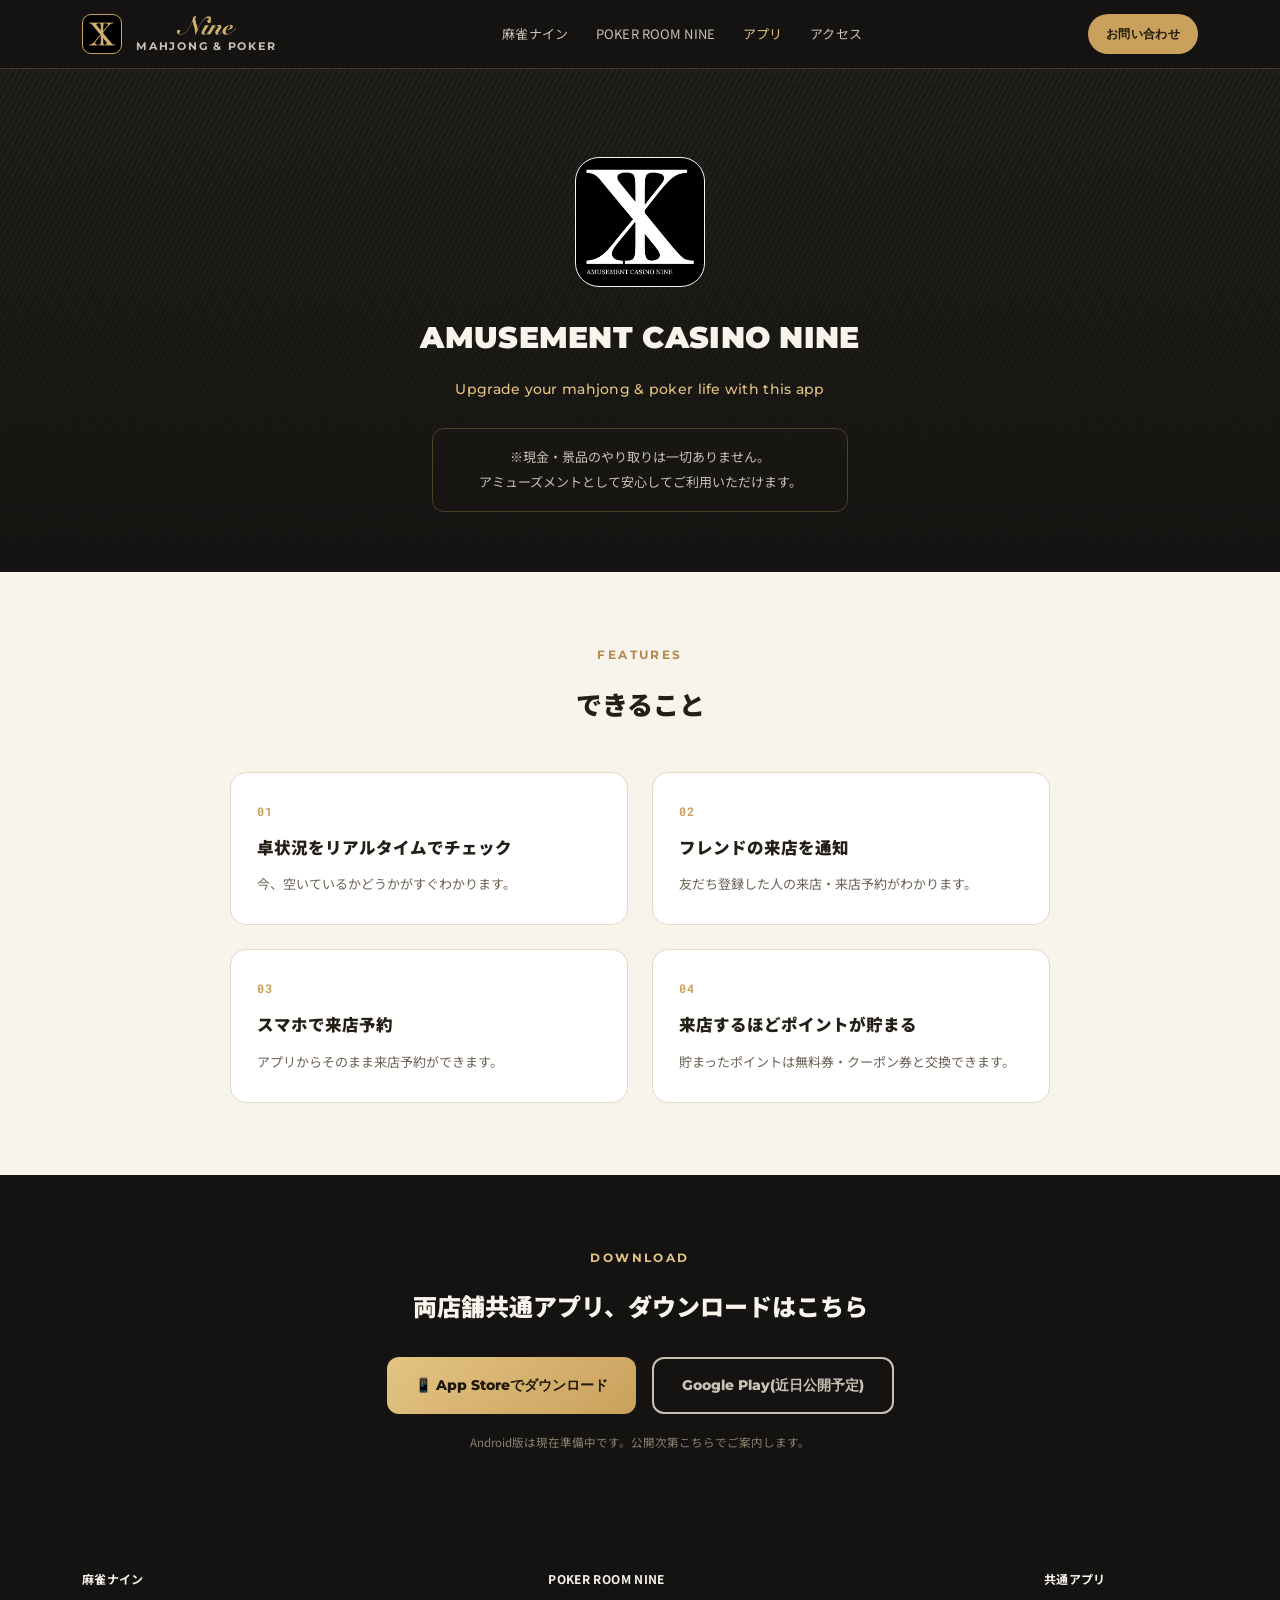
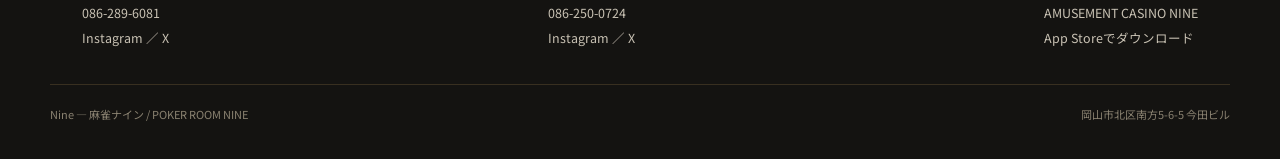
<file: app.html>
<!DOCTYPE html>
<html lang="ja">
<head>
<meta charset="UTF-8">
<meta name="viewport" content="width=device-width, initial-scale=1.0">
<title>AMUSEMENT CASINO NINE | Nine公式アプリ</title>
<meta name="description" content="POKER ROOM NINE・麻雀ナイン共通の公式アプリ「AMUSEMENT CASINO NINE」。フレンド登録やバッジ、お得なキャンペーン情報をご案内します。">
<link rel="canonical" href="https://choz09.github.io/nine-website/app.html">
<meta property="og:type" content="website">
<meta property="og:site_name" content="POKER ROOM NINE / 麻雀ナイン">
<meta property="og:locale" content="ja_JP">
<meta property="og:title" content="AMUSEMENT CASINO NINE | Nine公式アプリ">
<meta property="og:description" content="POKER ROOM NINE・麻雀ナイン共通の公式アプリ「AMUSEMENT CASINO NINE」。フレンド登録やバッジ、お得なキャンペーン情報をご案内します。">
<meta property="og:url" content="https://choz09.github.io/nine-website/app.html">
<meta property="og:image" content="https://choz09.github.io/nine-website/img/card-poker.jpg">
<meta name="twitter:card" content="summary_large_image">
<script>if ("scrollRestoration" in history) { history.scrollRestoration = "manual"; } const __resetScroll = () => window.scrollTo(0,0); __resetScroll(); window.addEventListener("load", __resetScroll); setTimeout(__resetScroll, 50); setTimeout(__resetScroll, 250); setTimeout(__resetScroll, 600);</script>
<link rel="preconnect" href="https://fonts.googleapis.com">
<link rel="preconnect" href="https://fonts.gstatic.com" crossorigin>
<link href="https://fonts.googleapis.com/css2?family=Montserrat:wght@500;700;800;900&family=Noto+Sans+JP:wght@400;500;700;900&family=Roboto+Mono:wght@400;500;700&display=swap" rel="stylesheet">

<style>
  :root{
    --ink:#141311; --ink2:#1c1a17; --ink3:#242019;
    --gold:#c9a15c; --gold-2:#e4c483;
    --paper:#f7f4ec; --paper2:#efe8d8;
    --ink-soft:#c9c2b4; --body-ink:#241f16; --body-muted:#6b6154;
    --wood:#b8874f; --wood-light:#e7d3b2;
    --line:#e2dac4;
    --purple:#8478ab; --mint:#8fc7b0;
  }
  *{ box-sizing:border-box; }
  html,body{ margin:0; padding:0; line-break:strict; }
  /* Motion Prompt #093 · MIT License (c) 2026 Shohei Ohtaki · https://showheyohtaki.github.io/motion-prompt/#093 */
  html{ scroll-padding-top:90px; }
  @media (prefers-reduced-motion: no-preference){ html{ scroll-behavior:smooth; } }
  body{
    background:var(--paper); color:var(--body-ink);
    font-family:"Noto Sans JP",-apple-system,"Hiragino Sans","Yu Gothic",sans-serif;
    line-height:1.8;
  }
  img,svg{ max-width:100%; }
  a{ color:inherit; }
  .wrap{ max-width:960px; margin:0 auto; padding:0 32px; }
  ::selection{ background:var(--gold); color:#20180a; }
  :focus-visible{ outline:2px solid var(--gold); outline-offset:3px; }

  @media (prefers-reduced-motion: no-preference){
    .reveal{ opacity:0; transform:translateY(16px); transition:opacity .6s ease, transform .6s ease; }
    .reveal.in{ opacity:1; transform:none; }
  }

  /* ---------------- nav (共通、全ページ同一) ---------------- */
  .nav{
    position:sticky; top:0; z-index:20; background:var(--ink); color:var(--paper);
    border-bottom:1px solid rgba(201,161,92,.28);
  }
  .nav .wrap{ max-width:1180px; display:flex; align-items:center; justify-content:space-between; padding:14px 32px; }
  .nav .logo{ display:flex; align-items:center; gap:14px; text-decoration:none; }
  .nav .icon-badge{
    width:40px; height:40px; border-radius:9px; background:#000; border:1px solid var(--gold);
    padding:3px; display:flex; align-items:center; justify-content:center; flex:none;
  }
  .nav .icon-badge img{ width:100%; height:100%; object-fit:contain; display:block; }
  .nav .wordstack{ display:flex; flex-direction:column; align-items:center; line-height:1.05; gap:6px; }
  .nav .wordstack img{ height:19px; width:auto; display:block; }
  .nav .wordstack .tagline{ font-family:"Montserrat",sans-serif; font-weight:700; font-size:11px; letter-spacing:.16em; color:var(--ink-soft); }
  .nav .links{ display:flex; align-items:center; gap:28px; font-size:13px; letter-spacing:.01em; }
  .nav .links a{ text-decoration:none; color:var(--ink-soft); }
  .nav .links a:hover{ color:var(--paper); }
  .links-cta-mobile{ display:none; }
  .nav .links a.active{ color:var(--gold-2); }
  .nav .cta{
    font-family:"Montserrat",sans-serif; font-weight:800; font-size:12px; letter-spacing:.03em;
    background:var(--gold); color:#20180a; padding:9px 18px; border-radius:999px; text-decoration:none;
  }
  /* Motion Prompt #065 · MIT License (c) 2026 Shohei Ohtaki · https://showheyohtaki.github.io/motion-prompt/#065 */
  .menu-toggle{
    display:none; flex-direction:column; justify-content:center; align-items:center; gap:5px;
    width:30px; height:30px; padding:0; border:0; background:none; cursor:pointer; flex:none; color:var(--paper);
  }
  .menu-toggle span{
    display:block; width:22px; height:2px; background:currentColor; border-radius:2px;
    transition:transform .3s cubic-bezier(.65,.05,.36,1), opacity .3s cubic-bezier(.65,.05,.36,1);
  }
  .nav.open .menu-toggle span:nth-child(1){ transform:translateY(7px) rotate(45deg); }
  .nav.open .menu-toggle span:nth-child(2){ opacity:0; }
  .nav.open .menu-toggle span:nth-child(3){ transform:translateY(-7px) rotate(-45deg); }

  /* Motion Prompt #085 · MIT License (c) 2026 Shohei Ohtaki · https://showheyohtaki.github.io/motion-prompt/#085 */
  .ripple{ position:relative; overflow:hidden; }
  .ripple-circle{
    position:absolute; border-radius:50%; background:rgba(255,255,255,.45);
    transform:scale(0); opacity:1; pointer-events:none;
    animation:ripple-anim .6s cubic-bezier(.215,.61,.355,1) forwards;
  }
  @keyframes ripple-anim{ to{ transform:scale(1); opacity:0; } }
  @media (prefers-reduced-motion: reduce){ .ripple-circle{ display:none; } }
  @media (max-width:860px){
    .nav .wrap{ display:grid; grid-template-columns:auto 1fr auto; align-items:center; column-gap:14px; }
    .nav .logo{ display:contents; }
    .nav .icon-badge{ grid-column:1; }
    .nav .wordstack{ grid-column:2; justify-self:center; }
    .menu-toggle{ display:flex; grid-column:3; }
        .nav .links{
      display:flex; flex-direction:column; align-items:stretch; gap:0;
      position:absolute; top:100%; left:0; right:0; background:var(--ink2);
      max-height:0; overflow:hidden;
      transition:max-height .3s cubic-bezier(.65,.05,.36,1);
    }
    .nav .links a{ padding:16px 32px; border-top:1px solid rgba(247,244,236,.08); }
      .links-cta-mobile{ display:block; color:var(--gold-2); font-weight:700; }
    .nav.open .links{ max-height:320px; }
    .nav-cta{ display:none; }
  }

  .btn{
    font-family:"Montserrat",sans-serif; font-weight:800; font-size:14px; letter-spacing:.03em;
    padding:16px 32px; border-radius:999px; text-decoration:none; display:inline-block; border:2px solid transparent;
  }
  .btn.gold{ background:linear-gradient(140deg,var(--gold-2),var(--gold)); color:#20180a; }
  .btn.outline-dark{ border-color:var(--paper); color:var(--paper); }

  /* ---------------- hero ---------------- */
  .hero{
    position:relative; overflow:hidden; text-align:center;
    background:
      linear-gradient(180deg,rgba(20,19,17,.15) 0%,rgba(20,19,17,.55) 55%,rgba(20,19,17,.96) 100%),
      repeating-linear-gradient(118deg,#26241f 0 2px,#1d1b17 2px 5px);
    color:var(--paper);
    padding:min(13vw,88px) 32px min(9vw,60px);
  }
  .hero .badge{
    width:130px; height:130px; margin:0 auto 24px; border-radius:24px; background:#000; border:1px solid var(--paper);
    padding:7px; display:flex; align-items:center; justify-content:center;
  }
  .hero .badge img{ width:100%; height:100%; object-fit:contain; display:block; }
  .hero h1{ font-family:"Montserrat",sans-serif; font-weight:900; font-size:clamp(22px,3.4vw,30px); letter-spacing:.01em; margin:0 0 12px; }
  .hero .tagline{ font-size:14px; color:var(--gold-2); letter-spacing:.02em; margin:0 0 26px; font-family:"Montserrat",sans-serif; font-weight:500; }
  .hero .note{
    max-width:32em; margin:0 auto; font-size:13px; line-height:1.9; color:var(--ink-soft);
    border:1px solid rgba(201,161,92,.3); border-radius:12px; padding:16px 20px;
  }

  /* ---------------- features ---------------- */
  .features{ padding:min(12vw,72px) 32px; }
  .features .eyebrow{ text-align:center; font-family:"Montserrat",sans-serif; font-weight:700; font-size:12px; letter-spacing:.2em; text-transform:uppercase; color:var(--wood); margin-bottom:16px; }
  .features h2{ text-align:center; font-family:"Noto Sans JP",sans-serif; font-weight:900; font-size:clamp(20px,2.8vw,26px); margin:0 0 44px; }
  .features .grid{ max-width:820px; margin:0 auto; display:grid; grid-template-columns:1fr 1fr; gap:24px; }
  .features .card{ background:#fff; border:1px solid var(--line); border-radius:16px; padding:28px 26px; text-align:left; }
  .features .card .num{
    font-family:"Roboto Mono",monospace; font-weight:700; font-size:12px; color:var(--gold); letter-spacing:.05em;
    display:block; margin-bottom:10px;
  }
  .features .card h3{ font-family:"Noto Sans JP",sans-serif; font-weight:900; font-size:16.5px; margin:0 0 10px; color:var(--body-ink); }
  .features .card p{ font-size:13px; line-height:1.85; color:var(--body-muted); margin:0; }
  @media (max-width:760px){ .features .grid{ grid-template-columns:1fr; } }

  /* ---------------- download ---------------- */
  .download{ background:var(--ink); color:var(--paper); text-align:center; padding:min(12vw,72px) 32px; }
  .download .eyebrow{ font-family:"Montserrat",sans-serif; font-weight:700; font-size:12px; letter-spacing:.2em; text-transform:uppercase; color:var(--gold-2); margin-bottom:16px; }
  .download h2{ font-family:"Noto Sans JP",sans-serif; font-weight:900; font-size:clamp(19px,2.6vw,24px); margin:0 0 30px; }
  .download .row{ display:flex; gap:16px; justify-content:center; flex-wrap:wrap; margin-bottom:14px; }
  .download .store-btn{
    display:inline-flex; align-items:center; gap:10px; font-family:"Montserrat",sans-serif; font-weight:800;
    font-size:13.5px; padding:14px 28px; border-radius:12px; text-decoration:none;
  }
  .download .store-btn.ios{ background:linear-gradient(140deg,var(--gold-2),var(--gold)); color:#20180a; }
  .download .store-btn.android{ border:2px solid var(--ink-soft); color:var(--ink-soft); cursor:default; }
  .download .note{ font-size:11.5px; color:#8a8271; margin-top:18px; }

  /* ---------------- footer (共通、全ページ同一) ---------------- */
  .site-footer{ background:var(--ink); color:var(--ink-soft); padding:44px 32px 34px; }
  .site-footer .wrap{ max-width:1180px; display:flex; justify-content:space-between; flex-wrap:wrap; gap:24px; }
  .site-footer .col b{ display:block; color:var(--paper); font-size:12px; letter-spacing:.03em; margin-bottom:10px; }
  .site-footer .col div{ font-size:12.5px; line-height:2; }
  .site-footer a{ text-decoration:none; }
  .site-footer a:hover{ color:var(--paper); }
  .site-footer .bottom{
    max-width:1180px; margin:34px auto 0; padding-top:20px; border-top:1px solid rgba(201,161,92,.2);
    font-size:11px; color:#8a8271; display:flex; justify-content:space-between; flex-wrap:wrap; gap:8px;
  }
.br-mobile{ display:none; }
@media (max-width:640px){
  .br-pc{ display:none; }
  .br-mobile{ display:inline; }
}
</style>
</head>
<body>

<nav class="nav">
  <div class="wrap">
    <a class="logo" href="index.html">
      <div class="icon-badge"><img src="[data-uri]" alt="Nine アイコン"></div>
      <div class="wordstack">
        <img src="[data-uri]" alt="Nine">
        <span class="tagline">MAHJONG &amp; POKER</span>
      </div>
    </a>
    <div class="links">
      <a href="mahjong.html">麻雀ナイン</a>
      <a href="poker.html">POKER ROOM NINE</a>
      <a class="active" href="#top">アプリ</a>
      <a href="mahjong.html#access">アクセス</a>
      <a class="links-cta-mobile" href="#footer">お問い合わせ</a>

    </div>
    <button class="menu-toggle" type="button" aria-label="メニュー" aria-expanded="false"><span></span><span></span><span></span></button>
    <a class="nav-cta cta ripple" href="#footer" style="font-family:'Montserrat',sans-serif;font-weight:800;font-size:12px;letter-spacing:.03em;background:var(--gold);color:#20180a;padding:9px 18px;border-radius:999px;text-decoration:none;">お問い合わせ</a>
  </div>
</nav>

<header class="hero" id="top">
  <div class="badge"><img src="[data-uri]" alt="AMUSEMENT CASINO NINE"></div>
  <h1>AMUSEMENT CASINO NINE</h1>
  <p class="tagline">Upgrade your mahjong &amp; poker life with this app</p>
  <p class="note">※現金・景品のやり取りは<br class="br-mobile">一切ありません。<br class="br-mobile"><br class="br-pc">アミューズメントとして<br class="br-mobile">安心してご利用いただけます。</p>
</header>

<section class="features reveal">
  <div class="wrap">
    <div class="eyebrow">Features</div>
    <h2>できること</h2>
    <div class="grid">
      <div class="card">
        <span class="num">01</span>
        <h3>卓状況をリアルタイムで<br class="br-mobile">チェック</h3>
        <p>今、空いているかどうかが<br class="br-mobile">すぐわかります。</p>
      </div>
      <div class="card">
        <span class="num">02</span>
        <h3>フレンドの来店を通知</h3>
        <p>友だち登録した人の<br class="br-mobile">来店・来店予約がわかります。</p>
      </div>
      <div class="card">
        <span class="num">03</span>
        <h3>スマホで来店予約</h3>
        <p>アプリからそのまま<br class="br-mobile">来店予約ができます。</p>
      </div>
      <div class="card">
        <span class="num">04</span>
        <h3>来店するほど<br class="br-mobile">ポイントが貯まる</h3>
        <p>貯まったポイントは<br class="br-mobile">無料券・クーポン券と交換できます。</p>
      </div>
    </div>
  </div>
</section>

<section class="download reveal">
  <div class="eyebrow">Download</div>
  <h2>両店舗共通アプリ、<br class="br-mobile">ダウンロードはこちら</h2>
  <div class="row">
    <a class="store-btn ios" href="https://apps.apple.com/jp/app/nine-app/id6780864205">📱 App Storeでダウンロード</a>
    <span class="store-btn android">Google Play(近日公開予定)</span>
  </div>
  <div class="note">Android版は現在準備中です。<br class="br-mobile">公開次第こちらでご案内します。</div>
</section>

<footer class="site-footer" id="footer">
  <div class="wrap">
    <div class="col">
      <b>麻雀ナイン</b>
      <div><a href="tel:0862896081">086-289-6081</a></div>
      <div><a href="https://www.instagram.com/mahjong_nine/">Instagram</a> ／ <a href="https://x.com/mahjong_nine">X</a></div>
    </div>
    <div class="col">
      <b>POKER ROOM NINE</b>
      <div><a href="tel:0862500724">086-250-0724</a></div>
      <div><a href="https://www.instagram.com/poker_room_nine/">Instagram</a> ／ <a href="https://x.com/poker_room_9">X</a></div>
    </div>
    <div class="col">
      <b>共通アプリ</b>
      <div>AMUSEMENT CASINO NINE</div>
      <div><a href="https://apps.apple.com/jp/app/nine-app/id6780864205">App Storeでダウンロード</a></div>
    </div>
  </div>
  <div class="bottom">
    <div>Nine — 麻雀ナイン / POKER ROOM NINE</div>
    <div>岡山市北区南方5-6-5 今田ビル</div>
  </div>
</footer>

<script>
  if (window.matchMedia('(prefers-reduced-motion: no-preference)').matches) {
    const io = new IntersectionObserver((entries) => {
      entries.forEach(e => { if (e.isIntersecting) e.target.classList.add('in'); });
    }, { threshold: 0.1 });
    document.querySelectorAll('.reveal').forEach(el => io.observe(el));
  } else {
    document.querySelectorAll('.reveal').forEach(el => el.classList.add('in'));
  }
</script>
<!-- Motion Prompt #065 / #085 · MIT License (c) 2026 Shohei Ohtaki · https://showheyohtaki.github.io/motion-prompt/#065 · https://showheyohtaki.github.io/motion-prompt/#085 -->
<script>
(function(){
  var nav = document.querySelector('.nav');
  var toggle = document.querySelector('.menu-toggle');
  if(nav && toggle){
    toggle.addEventListener('click', function(){
      var open = nav.classList.toggle('open');
      toggle.setAttribute('aria-expanded', open ? 'true' : 'false');
    });
    nav.querySelectorAll('.links a').forEach(function(a){
      a.addEventListener('click', function(){
        nav.classList.remove('open');
        toggle.setAttribute('aria-expanded', 'false');
      });
    });
  }
  document.querySelectorAll('.ripple').forEach(function(btn){
    btn.addEventListener('click', function(e){
      var rect = btn.getBoundingClientRect();
      var x = e.clientX - rect.left, y = e.clientY - rect.top;
      var maxR = Math.max(
        Math.hypot(x, y), Math.hypot(rect.width - x, y),
        Math.hypot(x, rect.height - y), Math.hypot(rect.width - x, rect.height - y)
      );
      var circle = document.createElement('span');
      circle.className = 'ripple-circle';
      circle.style.width = circle.style.height = (maxR * 2) + 'px';
      circle.style.left = (x - maxR) + 'px';
      circle.style.top = (y - maxR) + 'px';
      btn.appendChild(circle);
      circle.addEventListener('animationend', function(){ circle.remove(); });
    });
  });
})();
</script>
</body>
</html>
</file>
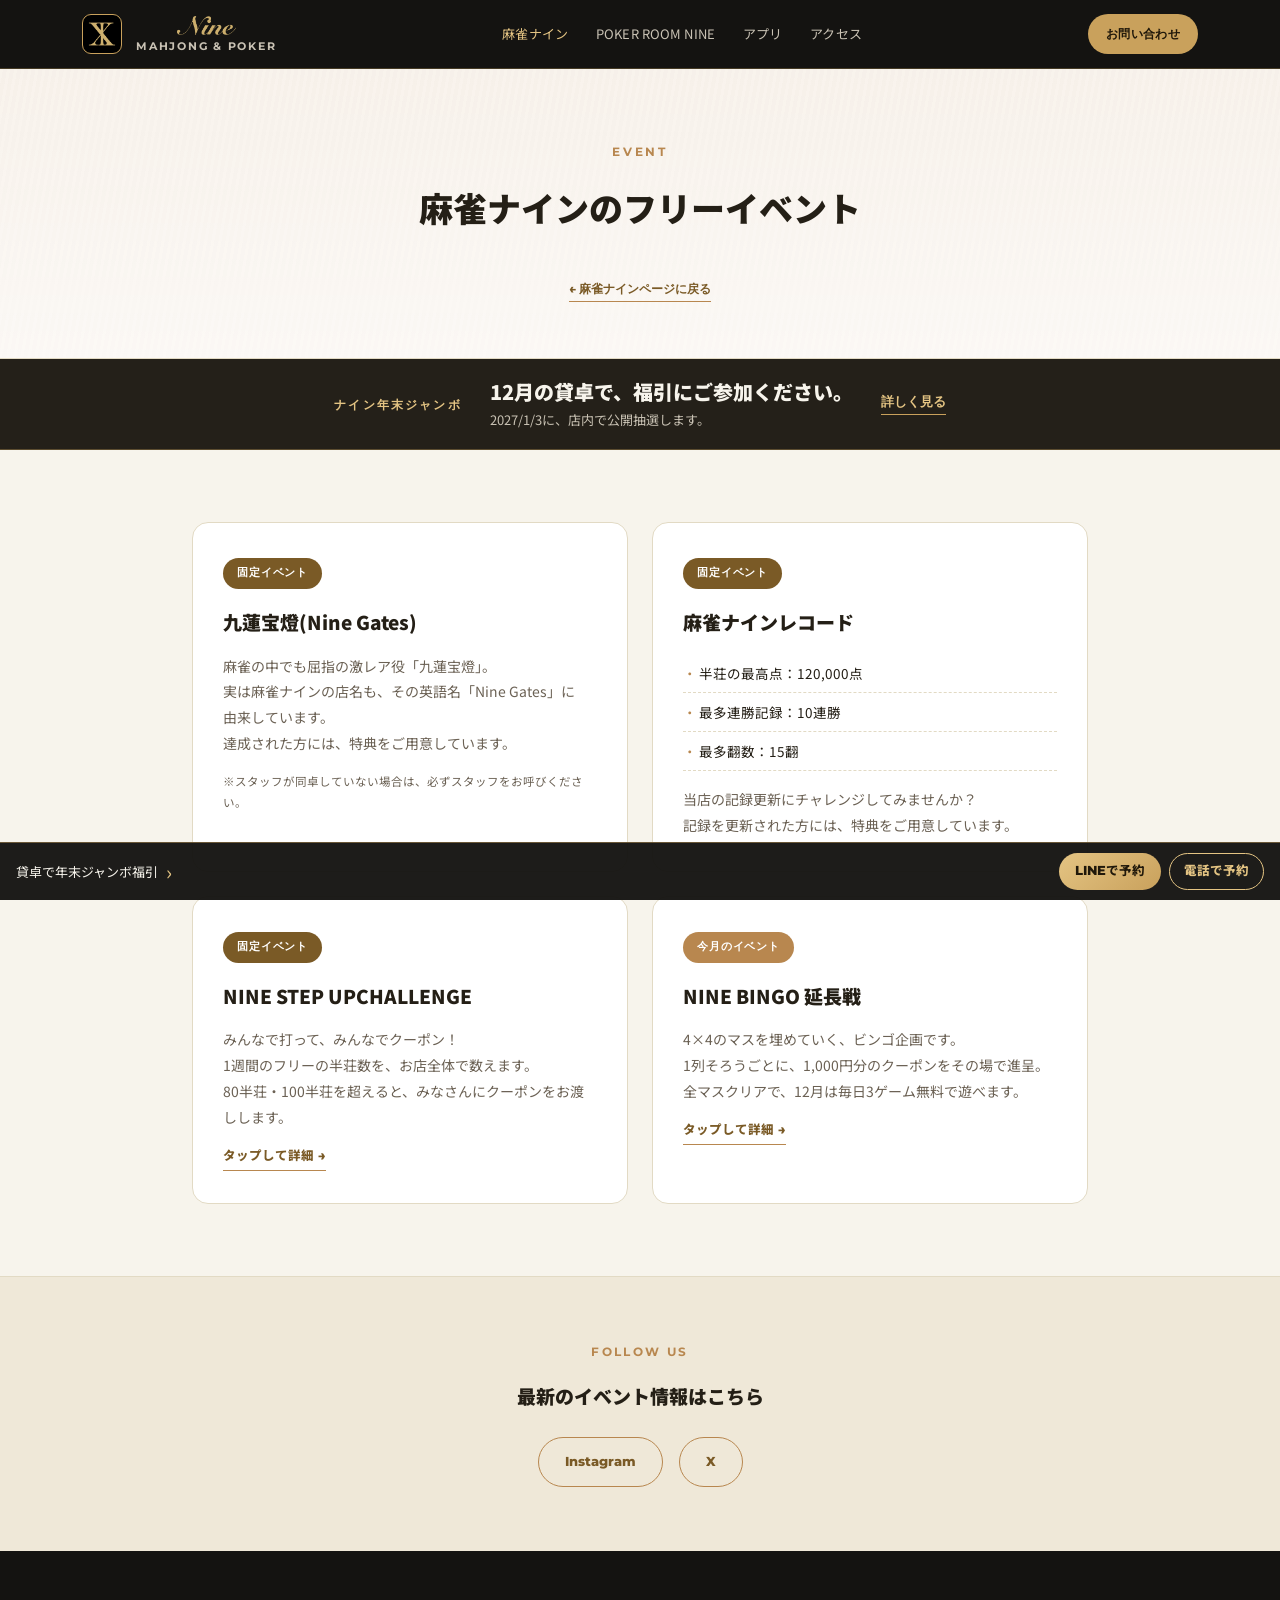
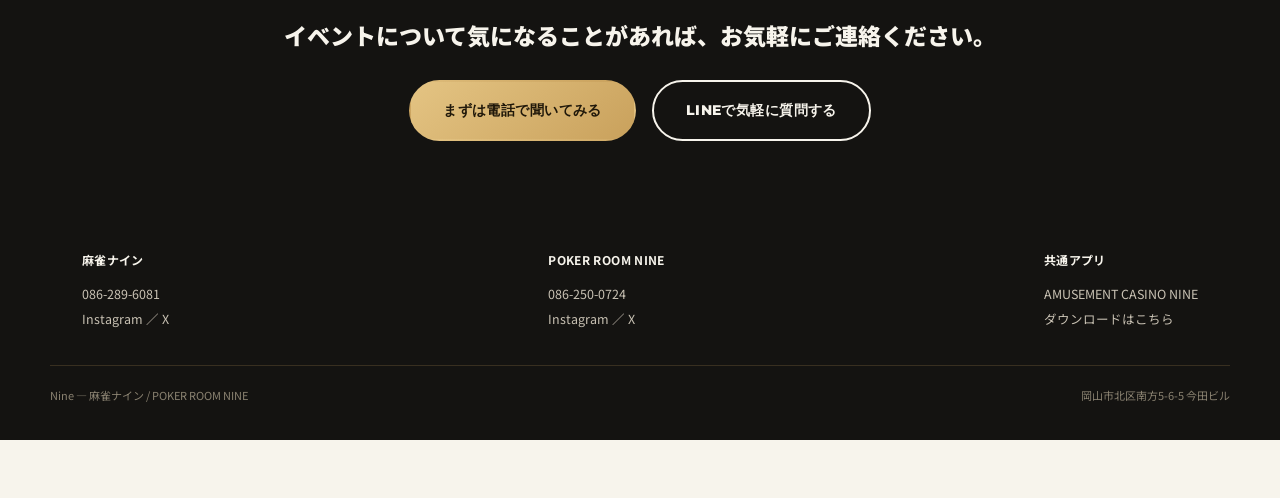
<file: mahjong-events.html>
<!DOCTYPE html>
<html lang="ja">
<head>
<meta charset="UTF-8">
<meta name="viewport" content="width=device-width, initial-scale=1.0">
<title>麻雀ナインのフリーイベント | 麻雀ナイン</title>
<meta name="description" content="岡山市「麻雀ナイン」で開催中のフリーイベント情報をご紹介します。">
<link rel="canonical" href="https://choz09.github.io/nine-website/mahjong-events.html">
<meta property="og:type" content="website">
<meta property="og:site_name" content="POKER ROOM NINE / 麻雀ナイン">
<meta property="og:locale" content="ja_JP">
<meta property="og:title" content="麻雀ナインのフリーイベント | 麻雀ナイン">
<meta property="og:description" content="岡山市「麻雀ナイン」で開催中のフリーイベント情報をご紹介します。">
<meta property="og:url" content="https://choz09.github.io/nine-website/mahjong-events.html">
<meta property="og:image" content="https://choz09.github.io/nine-website/img/card-mahjong.jpg">
<meta name="twitter:card" content="summary_large_image">
<script>if ("scrollRestoration" in history) { history.scrollRestoration = "manual"; } const __resetScroll = () => window.scrollTo(0,0); __resetScroll(); window.addEventListener("load", __resetScroll); setTimeout(__resetScroll, 50); setTimeout(__resetScroll, 250); setTimeout(__resetScroll, 600);</script>
<link rel="preconnect" href="https://fonts.googleapis.com">
<link rel="preconnect" href="https://fonts.gstatic.com" crossorigin>
<link href="https://fonts.googleapis.com/css2?family=Montserrat:wght@500;700;800;900&family=Noto+Sans+JP:wght@400;500;700;900&family=Roboto+Mono:wght@400;500;700&display=swap" rel="stylesheet">

<style>
  :root{
    --ink:#141311; --ink2:#1c1a17; --ink3:#242019;
    --gold:#c9a15c; --gold-2:#e4c483;
    --paper:#f7f4ec; --paper2:#efe8d8;
    --ink-soft:#c9c2b4; --body-ink:#241f16; --body-muted:#6b6154;
    --wood:#b8874f; --wood-light:#e7d3b2;
    --line:#e2dac4;
    --purple:#8478ab; --mint:#8fc7b0;
  }
  *{ box-sizing:border-box; }
  html,body{ margin:0; padding:0; line-break:strict; }
  /* Motion Prompt #093 · MIT License (c) 2026 Shohei Ohtaki · https://showheyohtaki.github.io/motion-prompt/#093 */
  html{ scroll-padding-top:90px; }
  @media (prefers-reduced-motion: no-preference){ html{ scroll-behavior:smooth; } }
  body{
    background:var(--paper); color:var(--body-ink);
    font-family:"Noto Sans JP",-apple-system,"Hiragino Sans","Yu Gothic",sans-serif;
    line-height:1.8;
  }
  img,svg{ max-width:100%; }
  a{ color:inherit; }
  .wrap{ max-width:960px; margin:0 auto; padding:0 32px; }
  ::selection{ background:var(--gold); color:#20180a; }
  :focus-visible{ outline:2px solid var(--gold); outline-offset:3px; }

  @media (prefers-reduced-motion: no-preference){
    .reveal{ opacity:0; transform:translateY(16px); transition:opacity .6s ease, transform .6s ease; }
    .reveal.in{ opacity:1; transform:none; }
  }

  /* ---------------- nav (共通、全ページ同一) ---------------- */
  .nav{
    position:sticky; top:0; z-index:20; background:var(--ink); color:var(--paper);
    border-bottom:1px solid rgba(201,161,92,.28);
  }
  .nav .wrap{ max-width:1180px; display:flex; align-items:center; justify-content:space-between; padding:14px 32px; }
  .nav .logo{ display:flex; align-items:center; gap:14px; text-decoration:none; }
  .nav .icon-badge{
    width:40px; height:40px; border-radius:9px; background:#000; border:1px solid var(--gold);
    padding:3px; display:flex; align-items:center; justify-content:center; flex:none;
  }
  .nav .icon-badge img{ width:100%; height:100%; object-fit:contain; display:block; }
  .nav .wordstack{ display:flex; flex-direction:column; align-items:center; line-height:1.05; gap:6px; }
  .nav .wordstack img{ height:19px; width:auto; display:block; }
  .nav .wordstack .tagline{ font-family:"Montserrat",sans-serif; font-weight:700; font-size:11px; letter-spacing:.16em; color:var(--ink-soft); }
  .nav .links{ display:flex; align-items:center; gap:28px; font-size:13px; letter-spacing:.01em; }
  .nav .links a{ text-decoration:none; color:var(--ink-soft); }
  .nav .links a:hover{ color:var(--paper); }
  .links-cta-mobile{ display:none; }
  .nav .links a.active{ color:var(--gold-2); }
  .nav .cta{
    font-family:"Montserrat",sans-serif; font-weight:800; font-size:12px; letter-spacing:.03em;
    background:var(--gold); color:#20180a; padding:9px 18px; border-radius:999px; text-decoration:none;
  }
  /* Motion Prompt #065 · MIT License (c) 2026 Shohei Ohtaki · https://showheyohtaki.github.io/motion-prompt/#065 */
  .menu-toggle{
    display:none; flex-direction:column; justify-content:center; align-items:center; gap:5px;
    width:30px; height:30px; padding:0; border:0; background:none; cursor:pointer; flex:none; color:var(--paper);
  }
  .menu-toggle span{
    display:block; width:22px; height:2px; background:currentColor; border-radius:2px;
    transition:transform .3s cubic-bezier(.65,.05,.36,1), opacity .3s cubic-bezier(.65,.05,.36,1);
  }
  .nav.open .menu-toggle span:nth-child(1){ transform:translateY(7px) rotate(45deg); }
  .nav.open .menu-toggle span:nth-child(2){ opacity:0; }
  .nav.open .menu-toggle span:nth-child(3){ transform:translateY(-7px) rotate(-45deg); }

  /* Motion Prompt #085 · MIT License (c) 2026 Shohei Ohtaki · https://showheyohtaki.github.io/motion-prompt/#085 */
  .ripple{ position:relative; overflow:hidden; }
  .ripple-circle{
    position:absolute; border-radius:50%; background:rgba(255,255,255,.45);
    transform:scale(0); opacity:1; pointer-events:none;
    animation:ripple-anim .6s cubic-bezier(.215,.61,.355,1) forwards;
  }
  @keyframes ripple-anim{ to{ transform:scale(1); opacity:0; } }
  @media (prefers-reduced-motion: reduce){ .ripple-circle{ display:none; } }
  @media (max-width:860px){
    .nav .wrap{ display:grid; grid-template-columns:auto 1fr auto; align-items:center; column-gap:14px; }
    .nav .logo{ display:contents; }
    .nav .icon-badge{ grid-column:1; }
    .nav .wordstack{ grid-column:2; justify-self:center; }
    .menu-toggle{ display:flex; grid-column:3; }
        .nav .links{
      display:flex; flex-direction:column; align-items:stretch; gap:0;
      position:absolute; top:100%; left:0; right:0; background:var(--ink2);
      max-height:0; overflow:hidden;
      transition:max-height .3s cubic-bezier(.65,.05,.36,1);
    }
    .nav .links a{ padding:16px 32px; border-top:1px solid rgba(247,244,236,.08); }
      .links-cta-mobile{ display:block; color:var(--gold-2); font-weight:700; }
    .nav.open .links{ max-height:320px; }
    .nav-cta{ display:none; }
  }

  .btn{
    font-family:"Montserrat",sans-serif; font-weight:800; font-size:14px; letter-spacing:.03em;
    padding:16px 32px; border-radius:999px; text-decoration:none; display:inline-block; border:2px solid transparent;
  }
  .btn.gold{ background:linear-gradient(140deg,var(--gold-2),var(--gold)); color:#20180a; }
  .btn.outline-dark{ border-color:var(--paper); color:var(--paper); }

  /* ---------------- page header ---------------- */
  .page-header{
    text-align:center; padding:min(11vw,72px) 32px min(9vw,56px);
    background:
      linear-gradient(180deg,rgba(255,255,255,.88),rgba(255,255,255,.94)),
      repeating-linear-gradient(100deg,#c99a63 0 3px,#b8874f 3px 7px);
    border-bottom:1px solid var(--line);
  }
  .page-header .eyebrow{ font-family:"Montserrat",sans-serif; font-weight:700; font-size:12px; letter-spacing:.22em; text-transform:uppercase; color:var(--wood); margin-bottom:14px; }
  .page-header h1{ font-family:"Noto Sans JP",sans-serif; font-weight:900; font-size:clamp(24px,3.6vw,34px); margin:0 0 18px; }
  .page-header p{ max-width:30em; margin:0 auto; font-size:14.5px; line-height:2; color:var(--body-muted); }
  .page-header .back{
    display:inline-flex; margin-top:22px; font-family:"Montserrat",sans-serif; font-weight:800; font-size:12px;
    color:#7a5a26; text-decoration:none; border-bottom:1px solid var(--wood); padding-bottom:2px;
  }

  /* ---------------- event cards ---------------- */
  .events{ padding:min(11vw,72px) 32px; }
  .events .grid{ max-width:900px; margin:0 auto; display:grid; grid-template-columns:1fr 1fr; gap:24px; }
  .events .card{ background:#fff; border:1px solid var(--line); border-radius:16px; padding:32px 30px; text-align:left; }
  .events .card .tag{
    display:inline-flex; align-items:center; gap:6px; font-family:"Montserrat",sans-serif; font-weight:700;
    font-size:10.5px; letter-spacing:.08em; padding:6px 14px; border-radius:999px; margin-bottom:16px;
    background:#7a5a26; color:#fff;
  }
  .events .card h2{ font-family:"Noto Sans JP",sans-serif; font-weight:900; font-size:19px; margin:0 0 14px; color:var(--body-ink); }
  .events .card p{ font-size:14px; line-height:1.85; color:var(--body-muted); margin:0 0 14px; }
  .events .card ul{ list-style:none; margin:0 0 16px; padding:0; }
  .events .card ul li{
    padding:7px 0 7px 1.2em; position:relative; font-size:13.5px; color:var(--body-ink);
    border-bottom:1px dashed var(--line);
  }
  .events .card ul li::before{ content:"・"; position:absolute; left:0; color:var(--wood); }
  .events .card .note{ font-size:11.5px; color:var(--body-muted); margin-top:14px; line-height:1.8; }
  @media (max-width:760px){ .events .grid{ grid-template-columns:1fr; } }

  /* ---------------- coming soon ---------------- */
  .coming-soon{
    max-width:640px; margin:0 auto; border:1px dashed var(--line); border-radius:14px; padding:28px 26px;
    text-align:center; background:rgba(255,255,255,.5);
  }
  .coming-soon .eyebrow{ font-family:"Montserrat",sans-serif; font-weight:700; font-size:11px; letter-spacing:.14em; text-transform:uppercase; color:var(--wood); margin-bottom:10px; }
  .coming-soon p{ font-size:13px; color:var(--body-muted); margin:0; line-height:1.9; }

  /* ---------------- sns cta ---------------- */
  .sns{ text-align:center; padding:min(11vw,64px) 32px; background:var(--paper2); border-top:1px solid var(--line); }
  .sns .eyebrow{ font-family:"Montserrat",sans-serif; font-weight:700; font-size:12px; letter-spacing:.2em; text-transform:uppercase; color:var(--wood); margin-bottom:16px; }
  .sns h2{ font-family:"Noto Sans JP",sans-serif; font-weight:900; font-size:19px; margin:0 0 24px; }
  .sns .row{ display:flex; gap:16px; justify-content:center; flex-wrap:wrap; }
  .sns .row a{
    font-family:"Montserrat",sans-serif; font-weight:800; font-size:13px; text-decoration:none; color:#7a5a26;
    border:1px solid var(--wood); border-radius:999px; padding:12px 26px;
  }
  .sns .row a:hover{ background:var(--wood); color:#fff; }

  /* ---------------- cta band ---------------- */
  .cta-band{ background:var(--ink); color:var(--paper); padding:min(10vw,64px) 32px; text-align:center; }
  .cta-band h2{ font-family:"Noto Sans JP",sans-serif; font-weight:900; font-size:clamp(18px,2.4vw,23px); margin:0 0 24px; }
  .cta-band .cta-row{ display:flex; gap:16px; justify-content:center; flex-wrap:wrap; }

  /* ---------------- footer (共通、全ページ同一) ---------------- */
  .site-footer{ background:var(--ink); color:var(--ink-soft); padding:44px 32px 34px; }
  .site-footer .wrap{ max-width:1180px; display:flex; justify-content:space-between; flex-wrap:wrap; gap:24px; }
  .site-footer .col b{ display:block; color:var(--paper); font-size:12px; letter-spacing:.03em; margin-bottom:10px; }
  .site-footer .col div{ font-size:12.5px; line-height:2; }
  .site-footer a{ text-decoration:none; }
  .site-footer a:hover{ color:var(--paper); }
  .site-footer .bottom{
    max-width:1180px; margin:34px auto 0; padding-top:20px; border-top:1px solid rgba(201,161,92,.2);
    font-size:11px; color:#8a8271; display:flex; justify-content:space-between; flex-wrap:wrap; gap:8px;
  }
.br-mobile{ display:none; }
@media (max-width:640px){
  .br-pc{ display:none; }
  .br-mobile{ display:inline; }
}
</style>
<link rel="stylesheet" href="css/events.css?v=20261120e">
</head>
<body>

<nav class="nav">
  <div class="wrap">
    <a class="logo" href="index.html">
      <div class="icon-badge"><img src="[data-uri]" alt="Nine アイコン"></div>
      <div class="wordstack">
        <img src="[data-uri]" alt="Nine">
        <span class="tagline">MAHJONG &amp; POKER</span>
      </div>
    </a>
    <div class="links">
      <a class="active" href="mahjong.html">麻雀ナイン</a>
      <a href="poker.html">POKER ROOM NINE</a>
      <a href="app.html">アプリ</a>
      <a href="mahjong.html#access">アクセス</a>
      <a class="links-cta-mobile" href="#footer">お問い合わせ</a>

    </div>
    <button class="menu-toggle" type="button" aria-label="メニュー" aria-expanded="false"><span></span><span></span><span></span></button>
    <a class="nav-cta cta ripple" href="#footer" style="font-family:'Montserrat',sans-serif;font-weight:800;font-size:12px;letter-spacing:.03em;background:var(--gold);color:#20180a;padding:9px 18px;border-radius:999px;text-decoration:none;">お問い合わせ</a>
  </div>
</nav>

<header class="page-header">
  <div class="eyebrow">Event</div>
  <h1>麻雀ナインの<br class="br-mobile">フリーイベント</h1>
  <a class="back" href="mahjong.html">← 麻雀ナインページに戻る</a>
</header>

<section id="mj-strip" hidden></section>


<section class="events reveal">
  <div class="wrap">
    <div class="grid">
      <div class="card">
        <span class="tag">固定イベント</span>
        <h2>九蓮宝燈<br class="br-mobile">(Nine Gates)</h2>
        <p>麻雀の中でも屈指の激レア役「九蓮宝燈」。<br class="br-mobile"><br class="br-pc">実は麻雀ナインの店名も、<br class="br-mobile">その英語名「Nine Gates」に<br class="br-mobile"><br class="br-pc">由来しています。<br class="br-mobile"><br class="br-pc">達成された方には、<br class="br-mobile">特典をご用意しています。</p>
        <div class="note">※スタッフが同卓していない場合は、必ずスタッフをお呼びください。</div>
      </div>
      <div class="card">
        <span class="tag">固定イベント</span>
        <h2>麻雀ナインレコード</h2>
        <ul>
          <li>半荘の最高点：<span style="white-space:nowrap">120,000点</span></li>
          <li>最多連勝記録：10連勝</li>
          <li>最多翻数：15翻</li>
        </ul>
        <p style="margin-bottom:0;">当店の記録更新に<br class="br-mobile">チャレンジしてみませんか？<br class="br-mobile"><br class="br-pc">記録を更新された方には、<br class="br-mobile">特典をご用意しています。</p>
      </div>
    </div>
    <div class="grid" style="margin-top:24px;">
      <div class="card">
        <span class="tag">固定イベント</span>
        <h2>NINE STEP UP<br class="br-mobile">CHALLENGE</h2>
        <p style="margin-bottom:0;">みんなで打って、みんなでクーポン！<br>1週間のフリーの半荘数を、お店全体で数えます。<br><span style="white-space:nowrap">80半荘・100半荘を</span><span style="white-space:nowrap">超えると</span><span class="br-pc">、</span><br class="br-mobile">みなさんにクーポンを<br class="br-mobile">お渡しします。</p>
        <button type="button" class="ev-open" data-ev="stepup">タップして詳細 →</button>
      </div>
      <div class="card">
        <span class="tag" style="background:var(--wood);">今月のイベント</span>
        <h2>NINE BINGO 延長戦</h2>
        <p style="margin-bottom:0;">4×4のマスを埋めていく、<br class="br-mobile">ビンゴ企画です。<br>1列そろうごとに、<br class="br-mobile">1,000円分のクーポンを<br class="br-mobile">その場で進呈。<br>全マスクリアで、<br class="br-mobile">12月は毎日3ゲーム無料で<br class="br-mobile">遊べます。</p>
        <button type="button" class="ev-open" data-ev="bingo">タップして詳細 →</button>
      </div>
    </div>
  </div>
</section>

<section class="sns reveal">
  <div class="eyebrow">Follow Us</div>
  <h2>最新のイベント情報<br class="br-mobile">はこちら</h2>
  <div class="row">
    <a href="https://www.instagram.com/mahjong_nine/">Instagram</a>
    <a href="https://x.com/mahjong_nine">X</a>
  </div>
</section>

<section class="cta-band reveal">
  <div class="wrap">
    <h2>イベントについて気になることがあれば、<br class="br-mobile">お気軽にご連絡ください。</h2>
    <div class="cta-row">
      <a class="btn gold ripple" href="tel:0862896081">まずは電話で聞いてみる</a>
      <a class="btn outline-dark ripple" href="https://lin.ee/VCfARDb">LINEで気軽に質問する</a>
    </div>
  </div>
</section>

<footer class="site-footer" id="footer">
  <div class="wrap">
    <div class="col">
      <b>麻雀ナイン</b>
      <div><a href="tel:0862896081">086-289-6081</a></div>
      <div><a href="https://www.instagram.com/mahjong_nine/">Instagram</a> ／ <a href="https://x.com/mahjong_nine">X</a></div>
    </div>
    <div class="col">
      <b>POKER ROOM NINE</b>
      <div><a href="tel:0862500724">086-250-0724</a></div>
      <div><a href="https://www.instagram.com/poker_room_nine/">Instagram</a> ／ <a href="https://x.com/poker_room_9">X</a></div>
    </div>
    <div class="col">
      <b>共通アプリ</b>
      <div>AMUSEMENT CASINO NINE</div>
      <div><a href="app.html">ダウンロードはこちら</a></div>
    </div>
  </div>
  <div class="bottom">
    <div>Nine — 麻雀ナイン / POKER ROOM NINE</div>
    <div>岡山市北区南方5-6-5 今田ビル</div>
  </div>
</footer>

<script>
  if (window.matchMedia('(prefers-reduced-motion: no-preference)').matches) {
    const io = new IntersectionObserver((entries) => {
      entries.forEach(e => { if (e.isIntersecting) e.target.classList.add('in'); });
    }, { threshold: 0.1 });
    document.querySelectorAll('.reveal').forEach(el => io.observe(el));
  } else {
    document.querySelectorAll('.reveal').forEach(el => el.classList.add('in'));
  }
</script>
<!-- Motion Prompt #065 / #085 · MIT License (c) 2026 Shohei Ohtaki · https://showheyohtaki.github.io/motion-prompt/#065 · https://showheyohtaki.github.io/motion-prompt/#085 -->
<script>
(function(){
  var nav = document.querySelector('.nav');
  var toggle = document.querySelector('.menu-toggle');
  if(nav && toggle){
    toggle.addEventListener('click', function(){
      var open = nav.classList.toggle('open');
      toggle.setAttribute('aria-expanded', open ? 'true' : 'false');
    });
    nav.querySelectorAll('.links a').forEach(function(a){
      a.addEventListener('click', function(){
        nav.classList.remove('open');
        toggle.setAttribute('aria-expanded', 'false');
      });
    });
  }
  document.querySelectorAll('.ripple').forEach(function(btn){
    btn.addEventListener('click', function(e){
      var rect = btn.getBoundingClientRect();
      var x = e.clientX - rect.left, y = e.clientY - rect.top;
      var maxR = Math.max(
        Math.hypot(x, y), Math.hypot(rect.width - x, y),
        Math.hypot(x, rect.height - y), Math.hypot(rect.width - x, rect.height - y)
      );
      var circle = document.createElement('span');
      circle.className = 'ripple-circle';
      circle.style.width = circle.style.height = (maxR * 2) + 'px';
      circle.style.left = (x - maxR) + 'px';
      circle.style.top = (y - maxR) + 'px';
      btn.appendChild(circle);
      circle.addEventListener('animationend', function(){ circle.remove(); });
    });
  });
})();
</script>
<script src="js/events.js?v=20261120e" defer></script>
<script>
(function(){
  var D = {
    stepup: {
      title: 'NINE STEP UP CHALLENGE',
      meta: '11/16(月)スタート / 毎週',
      lines: ['みんなで打って、みんなでクーポン！', '月曜から日曜までの1週間、フリーの半荘数をお店全体で数えます。'],
      missions: [
        ['STEP1', '週の半荘数が80〜99 → その週に20半荘以上打った方に、500円クーポン(週明けに配布)'],
        ['STEP2', '週の半荘数が100以上 → 100半荘に到達した時に着席している皆さんに、1,500円クーポン'],
        ['STEP2', '週明けに、その週に打った全員へ、半荘数に応じたクーポン(1〜9半荘 300円 / 10〜19 500円 / 20〜29 1,000円 / 30〜39 1,500円 / 40以上 2,000円)']
      ],
      notes: ['個人のクーポンは、その週に到達した段の分のみです(重ねての付与はありません)', 'クーポンの有効期限は、配布から1週間です', 'クーポンはゲーム代にご利用いただけます', '内容・金額は、状況により変更する場合があります'],
      posters: ['img/events/step-up-challenge.jpg']
    },
    bingo: {
      title: 'NINE BINGO 延長戦',
      meta: '〜11/30',
      lines: ['4×4のビンゴカードのマスを、条件を達成して埋めていきます。', '1列そろったら、スタッフにお声がけください。クーポン1,000円分をアプリでその場で付与します。', '全マスクリアで、12月は毎日3ゲーム無料です。'],
      notes: ['クーポンはゲーム代にご利用いただけます', '内容は状況により変更する場合があります'],
      posters: ['img/events/nine-bingo.jpg']
    }
  };
  document.addEventListener('click', function(e){
    var b = e.target.closest && e.target.closest('[data-ev]');
    if(!b || !window.NineEvents) return;
    var d = D[b.getAttribute('data-ev')];
    if(d) window.NineEvents.openDetail(d);
  });
})();
</script>
<div id="mj-bar" hidden></div>
<script src="js/mj-campaign.js?v=20261120e" defer></script>
</body>
</html>
</file>
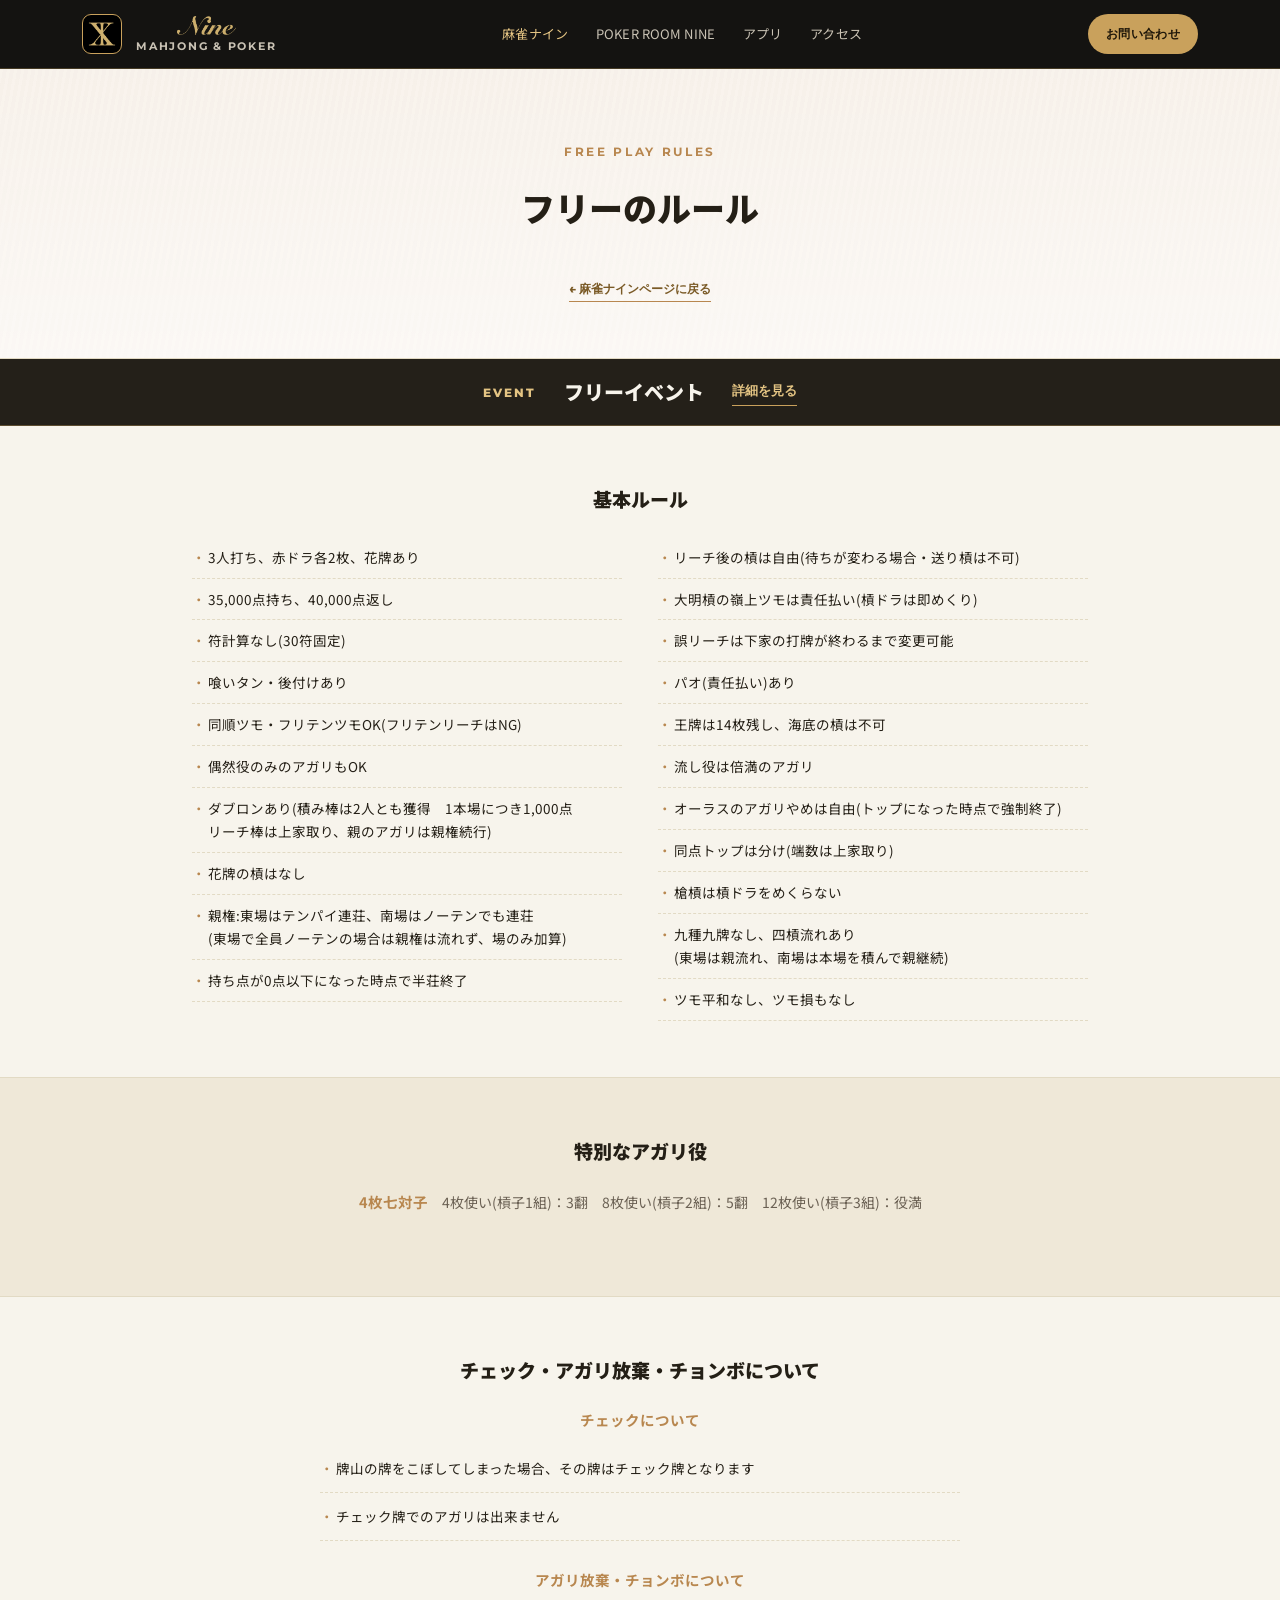
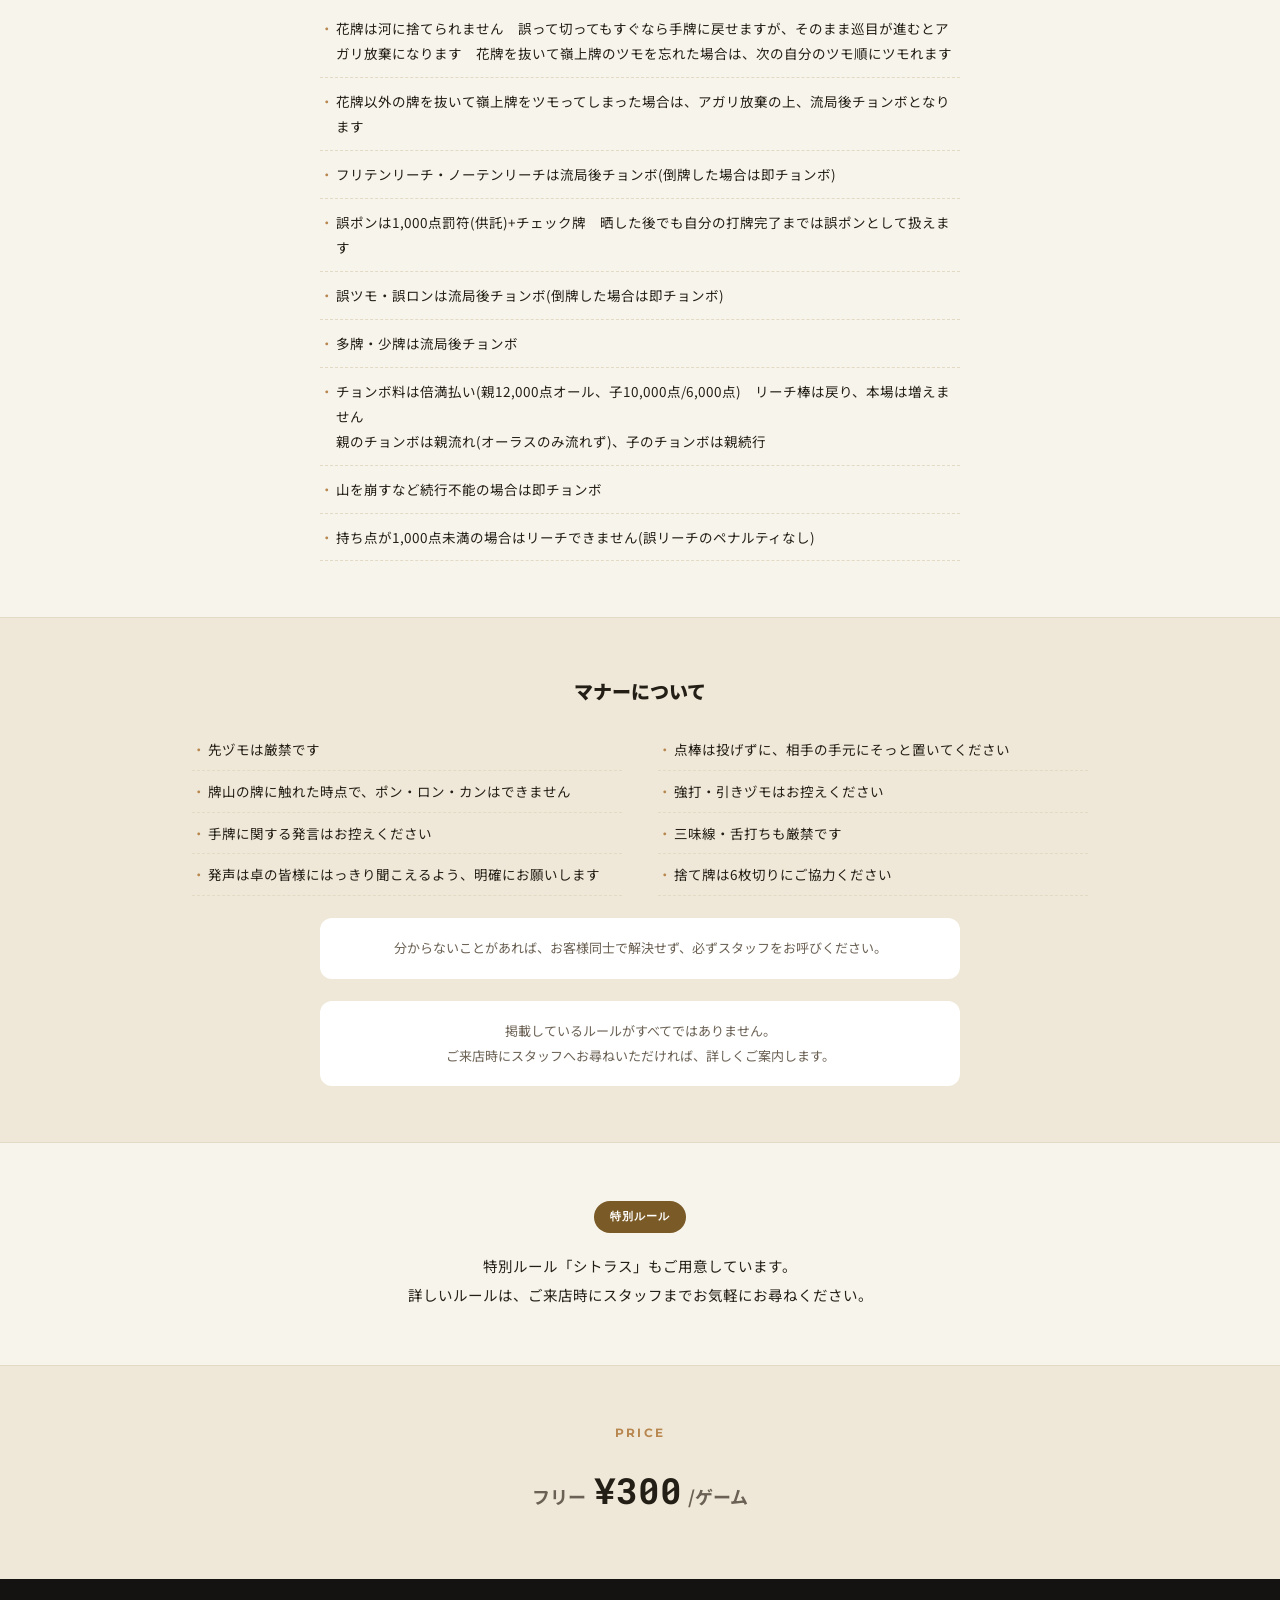
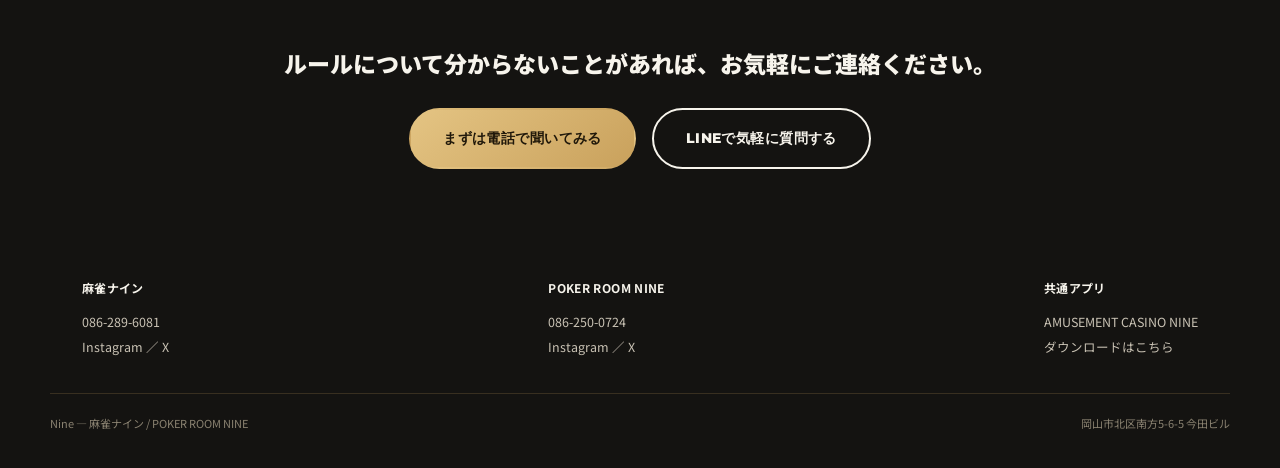
<file: mahjong-rules.html>
<!DOCTYPE html>
<html lang="ja">
<head>
<meta charset="UTF-8">
<meta name="viewport" content="width=device-width, initial-scale=1.0">
<title>フリーのルール | 麻雀ナイン</title>
<meta name="description" content="岡山市「麻雀ナイン」のフリー麻雀ルールをご紹介。初心者から経験者まで分かりやすいルール説明です。">
<link rel="canonical" href="https://choz09.github.io/nine-website/mahjong-rules.html">
<meta property="og:type" content="website">
<meta property="og:site_name" content="POKER ROOM NINE / 麻雀ナイン">
<meta property="og:locale" content="ja_JP">
<meta property="og:title" content="フリーのルール | 麻雀ナイン">
<meta property="og:description" content="岡山市「麻雀ナイン」のフリー麻雀ルールをご紹介。初心者から経験者まで分かりやすいルール説明です。">
<meta property="og:url" content="https://choz09.github.io/nine-website/mahjong-rules.html">
<meta property="og:image" content="https://choz09.github.io/nine-website/img/card-mahjong.jpg">
<meta name="twitter:card" content="summary_large_image">
<script>if ("scrollRestoration" in history) { history.scrollRestoration = "manual"; } const __resetScroll = () => window.scrollTo(0,0); __resetScroll(); window.addEventListener("load", __resetScroll); setTimeout(__resetScroll, 50); setTimeout(__resetScroll, 250); setTimeout(__resetScroll, 600);</script>
<link rel="preconnect" href="https://fonts.googleapis.com">
<link rel="preconnect" href="https://fonts.gstatic.com" crossorigin>
<link href="https://fonts.googleapis.com/css2?family=Montserrat:wght@500;700;800;900&family=Noto+Sans+JP:wght@400;500;700;900&family=Roboto+Mono:wght@400;500;700&display=swap" rel="stylesheet">

<style>
  :root{
    --ink:#141311; --ink2:#1c1a17; --ink3:#242019;
    --gold:#c9a15c; --gold-2:#e4c483;
    --paper:#f7f4ec; --paper2:#efe8d8;
    --ink-soft:#c9c2b4; --body-ink:#241f16; --body-muted:#6b6154;
    --wood:#b8874f; --wood-light:#e7d3b2;
    --line:#e2dac4;
    --purple:#8478ab; --mint:#8fc7b0;
  }
  *{ box-sizing:border-box; }
  html,body{ margin:0; padding:0; line-break:strict; }
  /* Motion Prompt #093 · MIT License (c) 2026 Shohei Ohtaki · https://showheyohtaki.github.io/motion-prompt/#093 */
  html{ scroll-padding-top:90px; }
  @media (prefers-reduced-motion: no-preference){ html{ scroll-behavior:smooth; } }
  body{
    background:var(--paper); color:var(--body-ink);
    font-family:"Noto Sans JP",-apple-system,"Hiragino Sans","Yu Gothic",sans-serif;
    line-height:1.8;
  }
  img,svg{ max-width:100%; }
  a{ color:inherit; }
  .wrap{ max-width:960px; margin:0 auto; padding:0 32px; }
  ::selection{ background:var(--gold); color:#20180a; }
  :focus-visible{ outline:2px solid var(--gold); outline-offset:3px; }

  @media (prefers-reduced-motion: no-preference){
    .reveal{ opacity:0; transform:translateY(16px); transition:opacity .6s ease, transform .6s ease; }
    .reveal.in{ opacity:1; transform:none; }
  }

  /* ---------------- nav (共通、全ページ同一) ---------------- */
  .nav{
    position:sticky; top:0; z-index:20; background:var(--ink); color:var(--paper);
    border-bottom:1px solid rgba(201,161,92,.28);
  }
  .nav .wrap{ max-width:1180px; display:flex; align-items:center; justify-content:space-between; padding:14px 32px; }
  .nav .logo{ display:flex; align-items:center; gap:14px; text-decoration:none; }
  .nav .icon-badge{
    width:40px; height:40px; border-radius:9px; background:#000; border:1px solid var(--gold);
    padding:3px; display:flex; align-items:center; justify-content:center; flex:none;
  }
  .nav .icon-badge img{ width:100%; height:100%; object-fit:contain; display:block; }
  .nav .wordstack{ display:flex; flex-direction:column; align-items:center; line-height:1.05; gap:6px; }
  .nav .wordstack img{ height:19px; width:auto; display:block; }
  .nav .wordstack .tagline{ font-family:"Montserrat",sans-serif; font-weight:700; font-size:11px; letter-spacing:.16em; color:var(--ink-soft); }
  .nav .links{ display:flex; align-items:center; gap:28px; font-size:13px; letter-spacing:.01em; }
  .nav .links a{ text-decoration:none; color:var(--ink-soft); }
  .nav .links a:hover{ color:var(--paper); }
  .links-cta-mobile{ display:none; }
  .nav .links a.active{ color:var(--gold-2); }
  .nav .cta{
    font-family:"Montserrat",sans-serif; font-weight:800; font-size:12px; letter-spacing:.03em;
    background:var(--gold); color:#20180a; padding:9px 18px; border-radius:999px; text-decoration:none;
  }
  /* Motion Prompt #065 · MIT License (c) 2026 Shohei Ohtaki · https://showheyohtaki.github.io/motion-prompt/#065 */
  .menu-toggle{
    display:none; flex-direction:column; justify-content:center; align-items:center; gap:5px;
    width:30px; height:30px; padding:0; border:0; background:none; cursor:pointer; flex:none; color:var(--paper);
  }
  .menu-toggle span{
    display:block; width:22px; height:2px; background:currentColor; border-radius:2px;
    transition:transform .3s cubic-bezier(.65,.05,.36,1), opacity .3s cubic-bezier(.65,.05,.36,1);
  }
  .nav.open .menu-toggle span:nth-child(1){ transform:translateY(7px) rotate(45deg); }
  .nav.open .menu-toggle span:nth-child(2){ opacity:0; }
  .nav.open .menu-toggle span:nth-child(3){ transform:translateY(-7px) rotate(-45deg); }

  /* Motion Prompt #085 · MIT License (c) 2026 Shohei Ohtaki · https://showheyohtaki.github.io/motion-prompt/#085 */
  .ripple{ position:relative; overflow:hidden; }
  .ripple-circle{
    position:absolute; border-radius:50%; background:rgba(255,255,255,.45);
    transform:scale(0); opacity:1; pointer-events:none;
    animation:ripple-anim .6s cubic-bezier(.215,.61,.355,1) forwards;
  }
  @keyframes ripple-anim{ to{ transform:scale(1); opacity:0; } }
  @media (prefers-reduced-motion: reduce){ .ripple-circle{ display:none; } }
  @media (max-width:860px){
    .nav .wrap{ display:grid; grid-template-columns:auto 1fr auto; align-items:center; column-gap:14px; }
    .nav .logo{ display:contents; }
    .nav .icon-badge{ grid-column:1; }
    .nav .wordstack{ grid-column:2; justify-self:center; }
    .menu-toggle{ display:flex; grid-column:3; }
        .nav .links{
      display:flex; flex-direction:column; align-items:stretch; gap:0;
      position:absolute; top:100%; left:0; right:0; background:var(--ink2);
      max-height:0; overflow:hidden;
      transition:max-height .3s cubic-bezier(.65,.05,.36,1);
    }
    .nav .links a{ padding:16px 32px; border-top:1px solid rgba(247,244,236,.08); }
      .links-cta-mobile{ display:block; color:var(--gold-2); font-weight:700; }
    .nav.open .links{ max-height:320px; }
    .nav-cta{ display:none; }
  }

  .btn{
    font-family:"Montserrat",sans-serif; font-weight:800; font-size:14px; letter-spacing:.03em;
    padding:16px 32px; border-radius:999px; text-decoration:none; display:inline-block; border:2px solid transparent;
  }
  .btn.gold{ background:linear-gradient(140deg,var(--gold-2),var(--gold)); color:#20180a; }
  .btn.outline-dark{ border-color:var(--paper); color:var(--paper); }
  .btn.outline-wood{ border-color:var(--wood); color:var(--body-ink); }

  /* ---------------- page header ---------------- */
  .page-header{
    text-align:center; padding:min(11vw,72px) 32px min(9vw,56px);
    background:
      linear-gradient(180deg,rgba(255,255,255,.88),rgba(255,255,255,.94)),
      repeating-linear-gradient(100deg,#c99a63 0 3px,#b8874f 3px 7px);
    border-bottom:1px solid var(--line);
  }
  .page-header .eyebrow{ font-family:"Montserrat",sans-serif; font-weight:700; font-size:12px; letter-spacing:.22em; text-transform:uppercase; color:var(--wood); margin-bottom:14px; }
  .page-header h1{ font-family:"Noto Sans JP",sans-serif; font-weight:900; font-size:clamp(24px,3.6vw,34px); margin:0 0 18px; }
  .page-header p{ max-width:30em; margin:0 auto; font-size:14.5px; line-height:2; color:var(--body-muted); }
  .page-header .back{
    display:inline-flex; margin-top:22px; font-family:"Montserrat",sans-serif; font-weight:800; font-size:12px;
    color:#7a5a26; text-decoration:none; border-bottom:1px solid var(--wood); padding-bottom:2px;
  }

  /* ---------------- rule sections ---------------- */
  .rule-block{ padding:min(9vw,56px) 32px; border-bottom:1px solid var(--line); }
  .rule-block.alt{ background:var(--paper2); }
  .rule-block h2{ font-family:"Noto Sans JP",sans-serif; font-weight:900; font-size:19px; margin:0 0 20px; text-align:center; }
  .rule-block h3{ font-family:"Noto Sans JP",sans-serif; font-weight:700; font-size:14.5px; color:var(--wood); margin:26px 0 12px; text-align:center; }
  .rule-block h3:first-of-type{ margin-top:0; }
  .rule-block .lead{ max-width:34em; margin:0 auto 24px; text-align:center; font-size:14px; color:var(--body-muted); line-height:1.9; }

  .rule-list{ list-style:none; margin:0; padding:0; columns:2 300px; column-gap:36px; }
  .rule-list li{
    break-inside:avoid; padding:9px 0 9px 1.2em; position:relative; font-size:13.5px; line-height:1.7;
    color:var(--body-ink); border-bottom:1px dashed var(--line);
  }
  .rule-list li::before{ content:"・"; position:absolute; left:0; color:var(--wood); }
  .rule-list.single{ columns:1; max-width:640px; margin:0 auto; }
  .rule-list.single li{ font-size:13.5px; line-height:1.85; padding:11px 0 11px 1.2em; }

  .note-box{
    max-width:640px; margin:22px auto 0; background:var(--paper2); border-radius:12px; padding:18px 22px;
    font-size:13px; color:var(--body-muted); line-height:1.9; text-align:center;
  }
  .rule-block.alt .note-box{ background:#fff; }

  /* ---------------- citrus / price ---------------- */
  .citrus{ text-align:center; padding:min(9vw,56px) 32px; border-bottom:1px solid var(--line); }
  .citrus .badge{
    display:inline-block; font-family:"Montserrat",sans-serif; font-weight:800; font-size:11px; letter-spacing:.08em;
    background:#7a5a26; color:#fff; padding:6px 16px; border-radius:999px; margin-bottom:18px;
  }
  .citrus p{ max-width:34em; margin:0 auto; font-size:14.5px; line-height:2; color:var(--body-ink); }

  .price{ text-align:center; padding:min(9vw,56px) 32px; background:var(--paper2); }
  .price .eyebrow{ font-family:"Montserrat",sans-serif; font-weight:700; font-size:12px; letter-spacing:.2em; text-transform:uppercase; color:var(--wood); margin-bottom:14px; }
  .price .amount{ font-family:"Roboto Mono",monospace; font-weight:700; font-size:clamp(26px,4vw,36px); color:var(--body-ink); }
  .price .amount span{ font-size:0.5em; color:var(--body-muted); margin-right:8px; font-family:"Noto Sans JP",sans-serif; font-weight:700; }

  /* ---------------- cta band ---------------- */
  .cta-band{ background:var(--ink); color:var(--paper); padding:min(10vw,64px) 32px; text-align:center; }
  .cta-band h2{ font-family:"Noto Sans JP",sans-serif; font-weight:900; font-size:clamp(18px,2.4vw,23px); margin:0 0 24px; }
  .cta-band .cta-row{ display:flex; gap:16px; justify-content:center; flex-wrap:wrap; }

  /* ---------------- footer (共通、全ページ同一) ---------------- */
  .site-footer{ background:var(--ink); color:var(--ink-soft); padding:44px 32px 34px; }
  .site-footer .wrap{ max-width:1180px; display:flex; justify-content:space-between; flex-wrap:wrap; gap:24px; }
  .site-footer .col b{ display:block; color:var(--paper); font-size:12px; letter-spacing:.03em; margin-bottom:10px; }
  .site-footer .col div{ font-size:12.5px; line-height:2; }
  .site-footer a{ text-decoration:none; }
  .site-footer a:hover{ color:var(--paper); }
  .site-footer .bottom{
    max-width:1180px; margin:34px auto 0; padding-top:20px; border-top:1px solid rgba(201,161,92,.2);
    font-size:11px; color:#8a8271; display:flex; justify-content:space-between; flex-wrap:wrap; gap:8px;
  }
.br-mobile{ display:none; }
@media (max-width:640px){
  .br-pc{ display:none; }
  .br-mobile{ display:inline; }
}
</style>
<link rel="stylesheet" href="css/events.css?v=20261120e">
</head>
<body>

<nav class="nav">
  <div class="wrap">
    <a class="logo" href="index.html">
      <div class="icon-badge"><img src="[data-uri]" alt="Nine アイコン"></div>
      <div class="wordstack">
        <img src="[data-uri]" alt="Nine">
        <span class="tagline">MAHJONG &amp; POKER</span>
      </div>
    </a>
    <div class="links">
      <a class="active" href="mahjong.html">麻雀ナイン</a>
      <a href="poker.html">POKER ROOM NINE</a>
      <a href="app.html">アプリ</a>
      <a href="mahjong.html#access">アクセス</a>
      <a class="links-cta-mobile" href="#footer">お問い合わせ</a>

    </div>
    <button class="menu-toggle" type="button" aria-label="メニュー" aria-expanded="false"><span></span><span></span><span></span></button>
    <a class="nav-cta cta ripple" href="#footer" style="font-family:'Montserrat',sans-serif;font-weight:800;font-size:12px;letter-spacing:.03em;background:var(--gold);color:#20180a;padding:9px 18px;border-radius:999px;text-decoration:none;">お問い合わせ</a>
  </div>
</nav>

<header class="page-header">
  <div class="eyebrow">Free Play Rules</div>
  <h1>フリーのルール</h1>
  <a class="back" href="mahjong.html">← 麻雀ナインページに戻る</a>
</header>

<section class="today-strip" aria-label="フリーイベント"><div class="wrap"><div class="ts-label">EVENT</div><div class="ts-body"><div class="ts-row"><b>フリーイベント</b></div></div><a class="ts-link" href="mahjong-events.html">詳細を見る</a></div></section>


<section class="rule-block reveal">
  <div class="wrap">
    <h2>基本ルール</h2>
    <ul class="rule-list">
      <li>3人打ち、赤ドラ各2枚、花牌あり</li>
      <li>35,000点持ち、40,000点返し</li>
      <li>符計算なし(30符固定)</li>
      <li>喰いタン・後付けあり</li>
      <li>同順ツモ・フリテンツモOK(フリテンリーチはNG)</li>
      <li>偶然役のみのアガリもOK</li>
      <li>ダブロンあり(積み棒は2人とも獲得　1本場につき1,000点　<br class="br-mobile"><br class="br-pc">リーチ棒は上家取り、親のアガリは親権続行)</li>
      <li>花牌の槓はなし</li>
      <li>親権:東場はテンパイ連荘、南場はノーテンでも連荘<br class="br-mobile"><br class="br-pc">(東場で全員ノーテンの場合は親権は流れず、場のみ加算)</li>
      <li>持ち点が0点以下になった時点で半荘終了</li>
      <li>リーチ後の槓は自由(待ちが変わる場合・送り槓は不可)</li>
      <li>大明槓の嶺上ツモは責任払い(槓ドラは即めくり)</li>
      <li>誤リーチは下家の打牌が終わるまで変更可能</li>
      <li>パオ(責任払い)あり</li>
      <li>王牌は14枚残し、海底の槓は不可</li>
      <li>流し役は倍満のアガリ</li>
      <li>オーラスのアガリやめは自由(トップになった時点で強制終了)</li>
      <li>同点トップは分け(端数は上家取り)</li>
      <li>槍槓は槓ドラをめくらない</li>
      <li>九種九牌なし、四槓流れあり<br class="br-mobile"><br class="br-pc">(東場は親流れ、南場は本場を積んで親継続)</li>
      <li>ツモ平和なし、ツモ損もなし</li>
    </ul>
  </div>
</section>

<section class="rule-block alt reveal">
  <div class="wrap">
    <h2>特別なアガリ役</h2>
    <p class="lead" style="max-width:48em;"><b style="color:var(--wood); font-weight:700; font-size:14.5px;">4枚七対子</b>　4枚使い(槓子1組)：3翻　8枚使い(槓子2組)：5翻　12枚使い(槓子3組)：役満</p>
  </div>
</section>

<section class="rule-block reveal">
  <div class="wrap">
    <h2>チェック・アガリ放棄・チョンボについて</h2>
    <h3>チェックについて</h3>
    <ul class="rule-list single">
      <li>牌山の牌をこぼしてしまった場合、その牌はチェック牌となります</li>
      <li>チェック牌でのアガリは出来ません</li>
    </ul>
    <h3>アガリ放棄・チョンボについて</h3>
    <ul class="rule-list single">
      <li>花牌は河に捨てられません　誤って切ってもすぐなら手牌に戻せますが、そのまま巡目が進むとアガリ放棄になります　花牌を抜いて嶺上牌のツモを忘れた場合は、次の自分のツモ順にツモれます</li>
      <li>花牌以外の牌を抜いて嶺上牌をツモってしまった場合は、アガリ放棄の上、流局後チョンボとなります</li>
      <li>フリテンリーチ・ノーテンリーチは流局後チョンボ(倒牌した場合は即チョンボ)</li>
      <li>誤ポンは1,000点罰符(供託)+チェック牌　晒した後でも自分の打牌完了までは誤ポンとして扱えます</li>
      <li>誤ツモ・誤ロンは流局後チョンボ(倒牌した場合は即チョンボ)</li>
      <li>多牌・少牌は流局後チョンボ</li>
      <li>チョンボ料は倍満払い(親12,000点オール、子10,000点/6,000点)　<br class="br-mobile">リーチ棒は戻り、本場は増えません<br class="br-mobile"><br class="br-pc">親のチョンボは親流れ(オーラスのみ流れず)、子のチョンボは親続行</li>
      <li>山を崩すなど続行不能の場合は即チョンボ</li>
      <li>持ち点が1,000点未満の場合はリーチできません(誤リーチのペナルティなし)</li>
    </ul>
  </div>
</section>

<section class="rule-block alt reveal">
  <div class="wrap">
    <h2>マナーについて</h2>
    <ul class="rule-list">
      <li>先ヅモは厳禁です</li>
      <li>牌山の牌に触れた時点で、ポン・ロン・カンはできません</li>
      <li>手牌に関する発言はお控えください</li>
      <li>発声は卓の皆様にはっきり聞こえるよう、明確にお願いします</li>
      <li>点棒は投げずに、相手の手元にそっと置いてください</li>
      <li>強打・引きヅモはお控えください</li>
      <li>三味線・舌打ちも厳禁です</li>
      <li>捨て牌は6枚切りにご協力ください</li>
    </ul>
    <div class="note-box">分からないことがあれば、お客様同士で解決せず、必ずスタッフをお呼びください。</div>
    <div class="note-box">掲載しているルールが<br class="br-mobile">すべてではありません。<br class="br-mobile"><br class="br-pc">ご来店時にスタッフへ<br class="br-mobile">お尋ねいただければ、<br class="br-mobile">詳しくご案内します。</div>
  </div>
</section>

<section class="citrus reveal">
  <div class="badge">特別ルール</div>
  <p>特別ルール「シトラス」も<br class="br-mobile">ご用意しています。<br class="br-mobile"><br class="br-pc">詳しいルールは、<br class="br-mobile">ご来店時にスタッフまで<br class="br-mobile">お気軽にお尋ねください。</p>
</section>

<section class="price reveal">
  <div class="eyebrow">Price</div>
  <div class="amount"><span>フリー</span>¥300<span style="margin:0 0 0 6px;">/ゲーム</span></div>
</section>

<section class="cta-band reveal">
  <div class="wrap">
    <h2>ルールについて分からないことがあれば、<br class="br-mobile">お気軽にご連絡ください。</h2>
    <div class="cta-row">
      <a class="btn gold ripple" href="tel:0862896081">まずは電話で聞いてみる</a>
      <a class="btn outline-dark ripple" href="https://lin.ee/VCfARDb">LINEで気軽に質問する</a>
    </div>
  </div>
</section>

<footer class="site-footer" id="footer">
  <div class="wrap">
    <div class="col">
      <b>麻雀ナイン</b>
      <div><a href="tel:0862896081">086-289-6081</a></div>
      <div><a href="https://www.instagram.com/mahjong_nine/">Instagram</a> ／ <a href="https://x.com/mahjong_nine">X</a></div>
    </div>
    <div class="col">
      <b>POKER ROOM NINE</b>
      <div><a href="tel:0862500724">086-250-0724</a></div>
      <div><a href="https://www.instagram.com/poker_room_nine/">Instagram</a> ／ <a href="https://x.com/poker_room_9">X</a></div>
    </div>
    <div class="col">
      <b>共通アプリ</b>
      <div>AMUSEMENT CASINO NINE</div>
      <div><a href="app.html">ダウンロードはこちら</a></div>
    </div>
  </div>
  <div class="bottom">
    <div>Nine — 麻雀ナイン / POKER ROOM NINE</div>
    <div>岡山市北区南方5-6-5 今田ビル</div>
  </div>
</footer>

<script>
  if (window.matchMedia('(prefers-reduced-motion: no-preference)').matches) {
    const io = new IntersectionObserver((entries) => {
      entries.forEach(e => { if (e.isIntersecting) e.target.classList.add('in'); });
    }, { threshold: 0.1 });
    document.querySelectorAll('.reveal').forEach(el => io.observe(el));
  } else {
    document.querySelectorAll('.reveal').forEach(el => el.classList.add('in'));
  }
</script>
<!-- Motion Prompt #065 / #085 · MIT License (c) 2026 Shohei Ohtaki · https://showheyohtaki.github.io/motion-prompt/#065 · https://showheyohtaki.github.io/motion-prompt/#085 -->
<script>
(function(){
  var nav = document.querySelector('.nav');
  var toggle = document.querySelector('.menu-toggle');
  if(nav && toggle){
    toggle.addEventListener('click', function(){
      var open = nav.classList.toggle('open');
      toggle.setAttribute('aria-expanded', open ? 'true' : 'false');
    });
    nav.querySelectorAll('.links a').forEach(function(a){
      a.addEventListener('click', function(){
        nav.classList.remove('open');
        toggle.setAttribute('aria-expanded', 'false');
      });
    });
  }
  document.querySelectorAll('.ripple').forEach(function(btn){
    btn.addEventListener('click', function(e){
      var rect = btn.getBoundingClientRect();
      var x = e.clientX - rect.left, y = e.clientY - rect.top;
      var maxR = Math.max(
        Math.hypot(x, y), Math.hypot(rect.width - x, y),
        Math.hypot(x, rect.height - y), Math.hypot(rect.width - x, rect.height - y)
      );
      var circle = document.createElement('span');
      circle.className = 'ripple-circle';
      circle.style.width = circle.style.height = (maxR * 2) + 'px';
      circle.style.left = (x - maxR) + 'px';
      circle.style.top = (y - maxR) + 'px';
      btn.appendChild(circle);
      circle.addEventListener('animationend', function(){ circle.remove(); });
    });
  });
})();
</script>
</body>
</html>
</file>
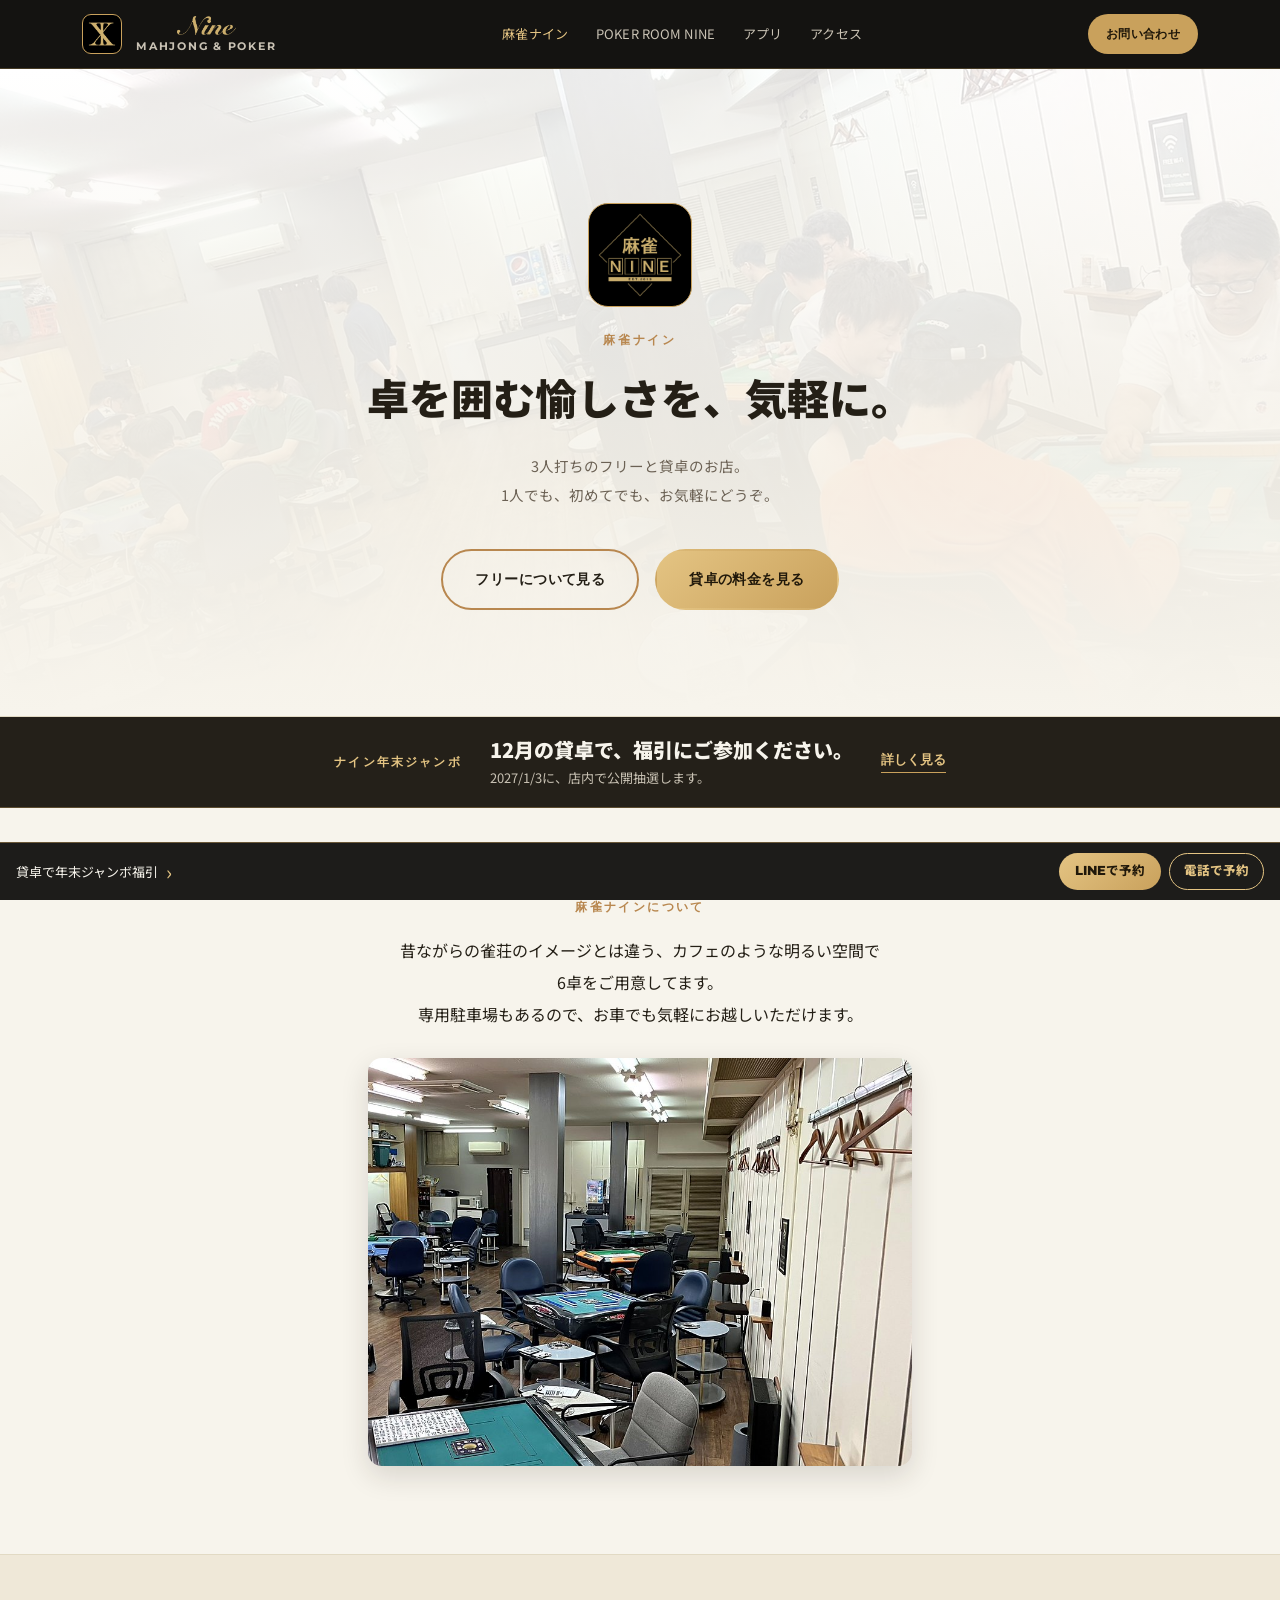
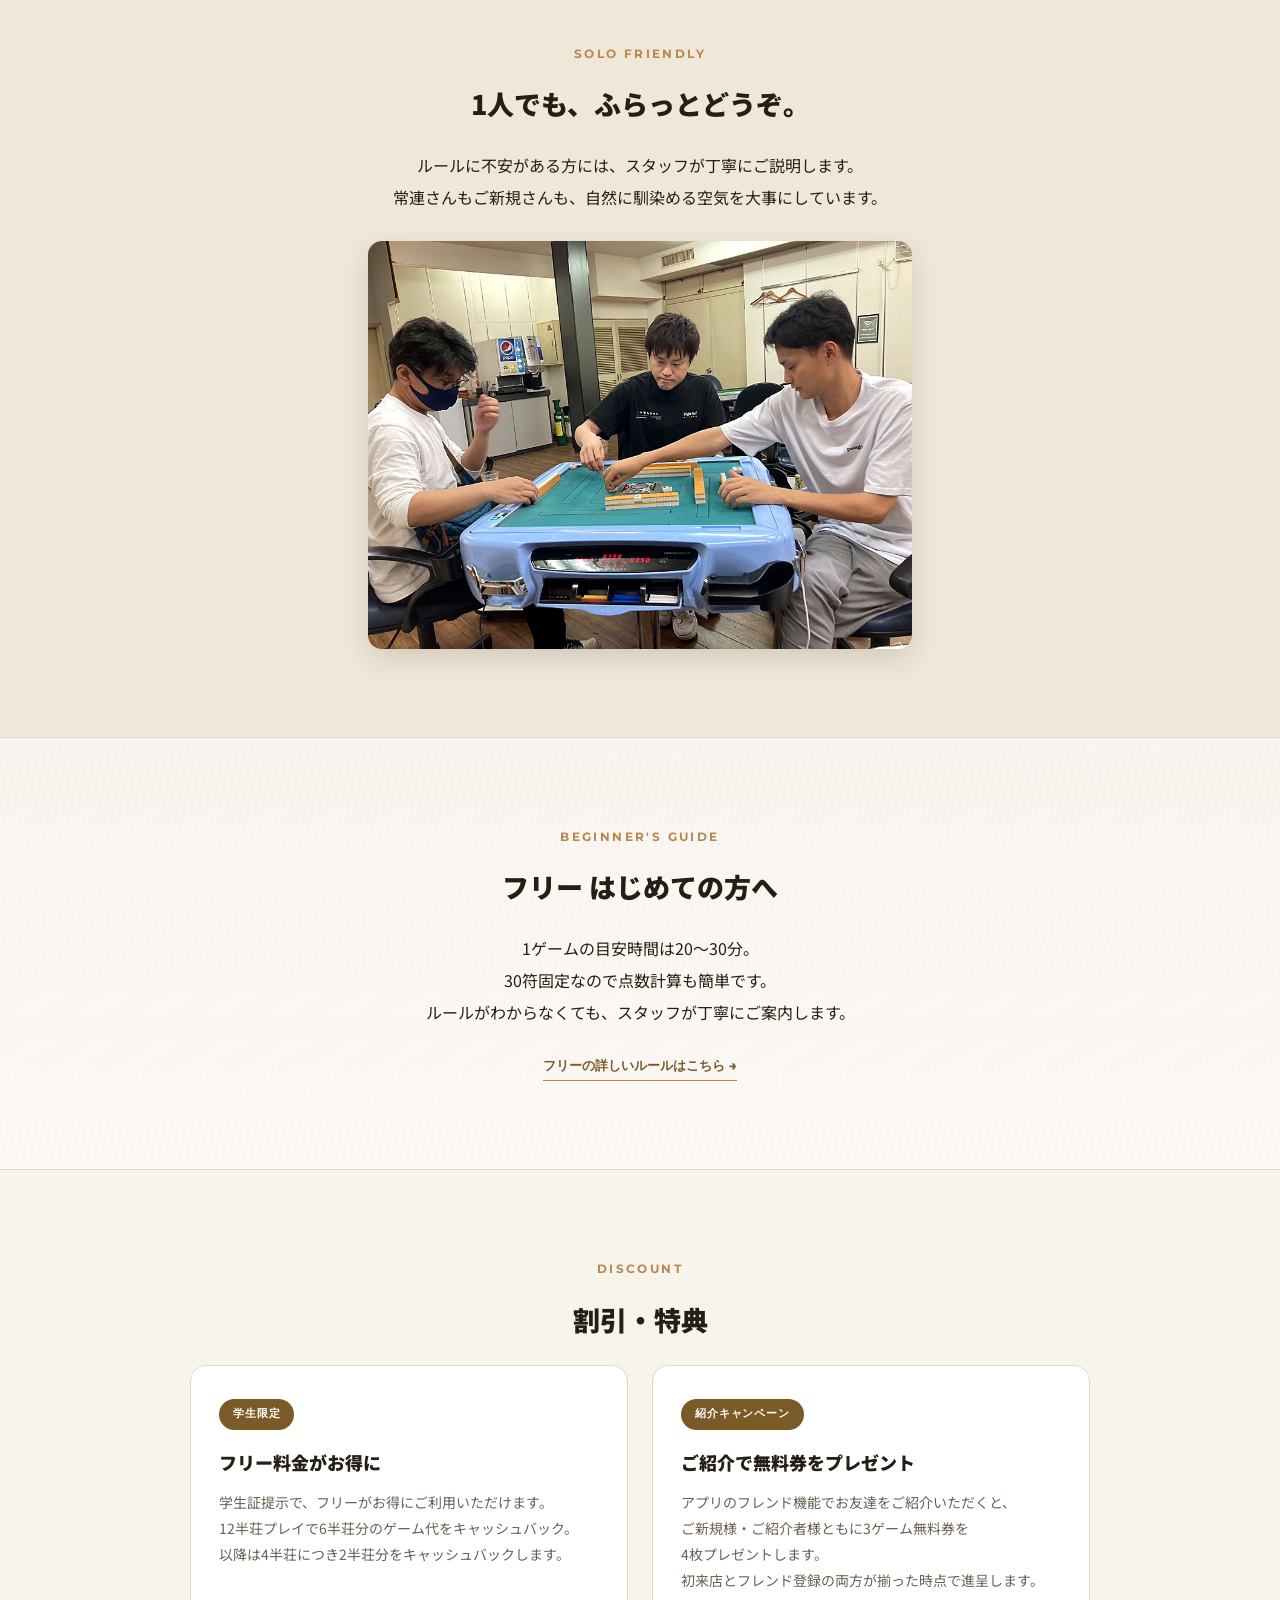
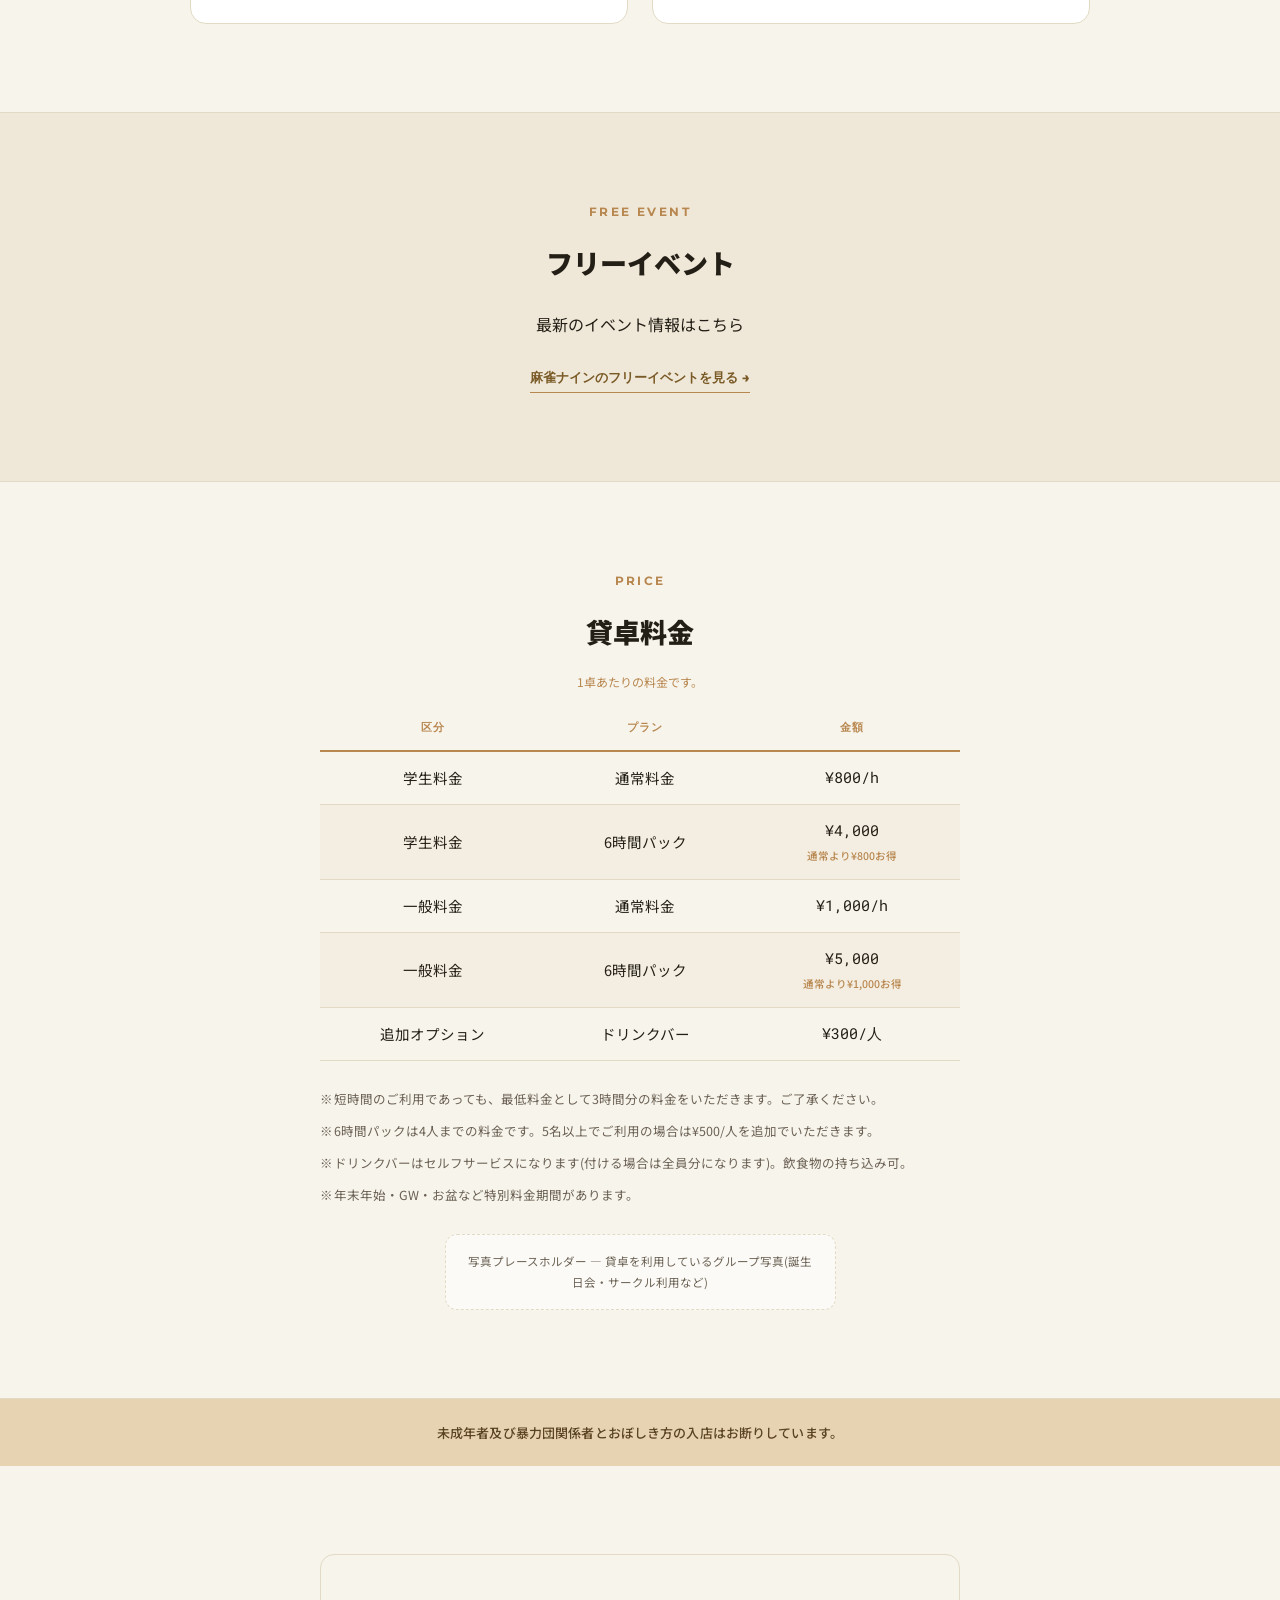
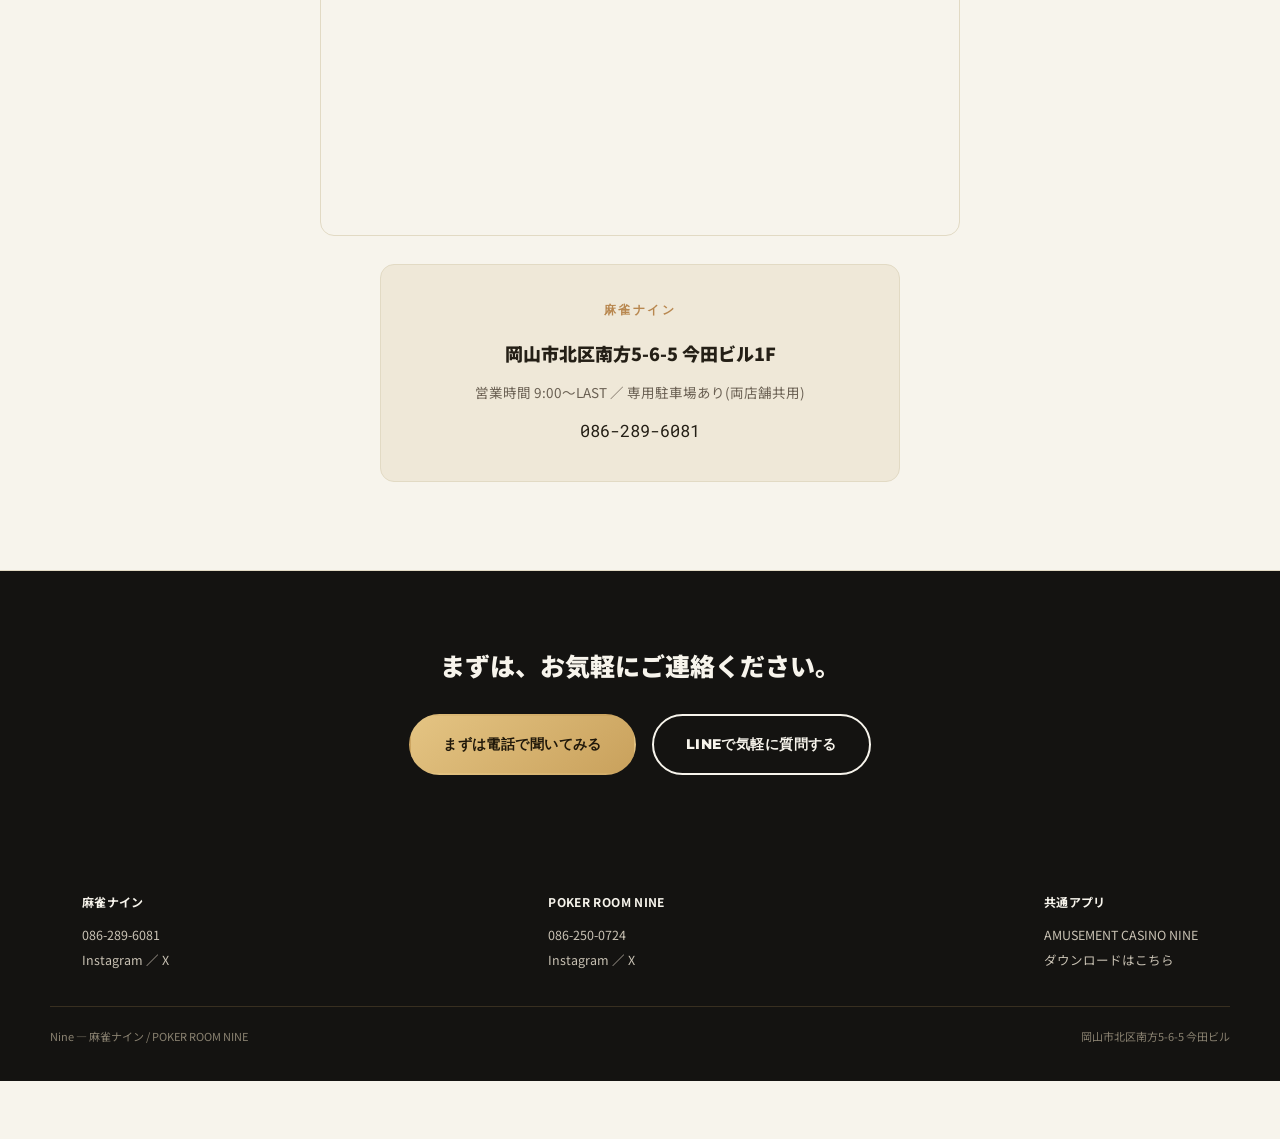
<file: mahjong.html>
<!DOCTYPE html>
<html lang="ja">
<head>
<meta charset="UTF-8">
<meta name="viewport" content="width=device-width, initial-scale=1.0">
<title>麻雀ナイン | 岡山のフリー雀荘</title>
<meta name="description" content="岡山市北区のフリー雀荘「麻雀ナイン」。予約不要・初心者歓迎、フリー1ゲーム¥300。貸卓は1時間¥1,000、6時間パック¥5,000。学生は1時間¥800、6時間¥4,000。白×木目の明るい店内です。">
<link rel="canonical" href="https://choz09.github.io/nine-website/mahjong.html">
<meta property="og:type" content="website">
<meta property="og:site_name" content="POKER ROOM NINE / 麻雀ナイン">
<meta property="og:locale" content="ja_JP">
<meta property="og:title" content="麻雀ナイン | 岡山のフリー雀荘">
<meta property="og:description" content="岡山市北区のフリー雀荘「麻雀ナイン」。予約不要・初心者歓迎、フリー1ゲーム¥300。貸卓は1時間¥1,000、6時間パック¥5,000。学生は1時間¥800、6時間¥4,000。白×木目の明るい店内です。">
<meta property="og:url" content="https://choz09.github.io/nine-website/mahjong.html">
<meta property="og:image" content="https://choz09.github.io/nine-website/img/card-mahjong.jpg">
<meta name="twitter:card" content="summary_large_image">
<script>if ("scrollRestoration" in history) { history.scrollRestoration = "manual"; } const __resetScroll = () => window.scrollTo(0,0); __resetScroll(); window.addEventListener("load", __resetScroll); setTimeout(__resetScroll, 50); setTimeout(__resetScroll, 250); setTimeout(__resetScroll, 600);</script>
<link rel="preconnect" href="https://fonts.googleapis.com">
<link rel="preconnect" href="https://fonts.gstatic.com" crossorigin>
<link href="https://fonts.googleapis.com/css2?family=Montserrat:wght@500;700;800;900&family=Noto+Sans+JP:wght@400;500;700;900&family=Roboto+Mono:wght@400;500;700&display=swap" rel="stylesheet">

<style>
  :root{
    --ink:#141311; --ink2:#1c1a17; --ink3:#242019;
    --gold:#c9a15c; --gold-2:#e4c483;
    --paper:#f7f4ec; --paper2:#efe8d8;
    --ink-soft:#c9c2b4; --body-ink:#241f16; --body-muted:#6b6154;
    --wood:#b8874f; --wood-light:#e7d3b2;
    --line:#e2dac4;
    --purple:#8478ab; --mint:#8fc7b0;
  }
  *{ box-sizing:border-box; }
  html,body{ margin:0; padding:0; line-break:strict; }
  /* Motion Prompt #093 · MIT License (c) 2026 Shohei Ohtaki · https://showheyohtaki.github.io/motion-prompt/#093 */
  html{ scroll-padding-top:90px; }
  @media (prefers-reduced-motion: no-preference){ html{ scroll-behavior:smooth; } }
  body{
    background:var(--paper); color:var(--body-ink);
    font-family:"Noto Sans JP",-apple-system,"Hiragino Sans","Yu Gothic",sans-serif;
    line-height:1.8;
  }
  img,svg{ max-width:100%; }
  a{ color:inherit; }
  .wrap{ max-width:1180px; margin:0 auto; padding:0 32px; }
  ::selection{ background:var(--gold); color:#20180a; }
  :focus-visible{ outline:2px solid var(--gold); outline-offset:3px; }

  @media (prefers-reduced-motion: no-preference){
    .reveal{ opacity:0; transform:translateY(18px); transition:opacity .7s ease, transform .7s ease; }
    .reveal.in{ opacity:1; transform:none; }
  }

  /* ---------------- nav (共通、全ページ同一) ---------------- */
  .nav{
    position:sticky; top:0; z-index:20; background:var(--ink); color:var(--paper);
    border-bottom:1px solid rgba(201,161,92,.28);
  }
  .nav .wrap{ display:flex; align-items:center; justify-content:space-between; padding:14px 32px; }
  .nav .logo{ display:flex; align-items:center; gap:14px; text-decoration:none; }
  .nav .icon-badge{
    width:40px; height:40px; border-radius:9px; background:#000; border:1px solid var(--gold);
    padding:3px; display:flex; align-items:center; justify-content:center; flex:none;
  }
  .nav .icon-badge img{ width:100%; height:100%; object-fit:contain; display:block; }
  .nav .wordstack{ display:flex; flex-direction:column; align-items:center; line-height:1.05; gap:6px; }
  .nav .wordstack img{ height:19px; width:auto; display:block; }
  .nav .wordstack .tagline{ font-family:"Montserrat",sans-serif; font-weight:700; font-size:11px; letter-spacing:.16em; color:var(--ink-soft); }
  .nav .links{ display:flex; align-items:center; gap:28px; font-size:13px; letter-spacing:.01em; }
  .nav .links a{ text-decoration:none; color:var(--ink-soft); }
  .nav .links a:hover{ color:var(--paper); }
  .links-cta-mobile{ display:none; }
  .nav .links a.active{ color:var(--gold-2); }
  .nav .cta{
    font-family:"Montserrat",sans-serif; font-weight:800; font-size:12px; letter-spacing:.03em;
    background:var(--gold); color:#20180a; padding:9px 18px; border-radius:999px; text-decoration:none;
  }
  /* Motion Prompt #065 · MIT License (c) 2026 Shohei Ohtaki · https://showheyohtaki.github.io/motion-prompt/#065 */
  .menu-toggle{
    display:none; flex-direction:column; justify-content:center; align-items:center; gap:5px;
    width:30px; height:30px; padding:0; border:0; background:none; cursor:pointer; flex:none; color:var(--paper);
  }
  .menu-toggle span{
    display:block; width:22px; height:2px; background:currentColor; border-radius:2px;
    transition:transform .3s cubic-bezier(.65,.05,.36,1), opacity .3s cubic-bezier(.65,.05,.36,1);
  }
  .nav.open .menu-toggle span:nth-child(1){ transform:translateY(7px) rotate(45deg); }
  .nav.open .menu-toggle span:nth-child(2){ opacity:0; }
  .nav.open .menu-toggle span:nth-child(3){ transform:translateY(-7px) rotate(-45deg); }

  /* Motion Prompt #085 · MIT License (c) 2026 Shohei Ohtaki · https://showheyohtaki.github.io/motion-prompt/#085 */
  .ripple{ position:relative; overflow:hidden; }
  .ripple-circle{
    position:absolute; border-radius:50%; background:rgba(255,255,255,.45);
    transform:scale(0); opacity:1; pointer-events:none;
    animation:ripple-anim .6s cubic-bezier(.215,.61,.355,1) forwards;
  }
  @keyframes ripple-anim{ to{ transform:scale(1); opacity:0; } }
  @media (prefers-reduced-motion: reduce){ .ripple-circle{ display:none; } }
  @media (max-width:860px){
    .nav .wrap{ display:grid; grid-template-columns:auto 1fr auto; align-items:center; column-gap:14px; }
    .nav .logo{ display:contents; }
    .nav .icon-badge{ grid-column:1; }
    .nav .wordstack{ grid-column:2; justify-self:center; }
    .menu-toggle{ display:flex; grid-column:3; }
        .nav .links{
      display:flex; flex-direction:column; align-items:stretch; gap:0;
      position:absolute; top:100%; left:0; right:0; background:var(--ink2);
      max-height:0; overflow:hidden;
      transition:max-height .3s cubic-bezier(.65,.05,.36,1);
    }
    .nav .links a{ padding:16px 32px; border-top:1px solid rgba(247,244,236,.08); }
      .links-cta-mobile{ display:block; color:var(--gold-2); font-weight:700; }
    .nav.open .links{ max-height:320px; }
    .nav-cta{ display:none; }
  }

  .btn{
    font-family:"Montserrat",sans-serif; font-weight:800; font-size:14px; letter-spacing:.03em;
    padding:16px 32px; border-radius:999px; text-decoration:none; display:inline-block; border:2px solid transparent;
  }
  .btn.gold{ background:linear-gradient(140deg,var(--gold-2),var(--gold)); color:#20180a; }
  .btn.outline-dark{ border-color:var(--paper); color:var(--paper); }
  .btn.outline-wood{ border-color:var(--wood); color:var(--body-ink); }

  /* ---------------- hero ---------------- */
  .hero{
    position:relative; overflow:hidden; text-align:center;
    background:
      linear-gradient(180deg,rgba(255,255,255,.86) 0%,rgba(247,244,236,.95) 62%,var(--paper) 100%),
      url('img/hero-mahjong.jpg') center 40%/cover no-repeat;
    color:var(--body-ink);
    padding:min(15vw,116px) 32px min(11vw,88px);
    min-height:72vh; display:flex; flex-direction:column; align-items:center; justify-content:center;
    border-bottom:1px solid var(--line);
  }
  .hero .photo-note{
    position:absolute; inset:0; display:flex; align-items:center; justify-content:center;
    font-size:12px; color:rgba(36,31,22,.22); letter-spacing:.03em; text-align:center; padding:20px; pointer-events:none;
  }
  .hero .inner{ position:relative; z-index:1; width:100%; max-width:640px; margin:0 auto; text-align:center; }
  .hero .badge{
    width:104px; height:104px; margin:0 auto 22px; border-radius:20px; background:#000; border:1px solid var(--gold);
    padding:8px; display:flex; align-items:center; justify-content:center;
  }
  .hero .badge img{ width:100%; height:100%; object-fit:contain; display:block; }
  .hero .eyebrow{ font-family:"Montserrat",sans-serif; font-weight:700; font-size:12px; letter-spacing:.22em; text-transform:uppercase; color:var(--wood); margin-bottom:18px; }
  .hero h1{
    font-family:"Noto Sans JP",sans-serif; font-weight:900; font-size:clamp(26px,4.4vw,42px);
    line-height:1.4; margin:0 0 24px; text-wrap:balance;
  }
  .hero .sub{ font-size:14.5px; color:var(--body-muted); max-width:30em; margin:0 auto 40px; line-height:2; }
  .hero .cta-row{ display:flex; gap:16px; justify-content:center; flex-wrap:wrap; }

  /* ---------------- announce banner ---------------- */
  .announce{ background:linear-gradient(135deg,var(--gold-2),var(--gold)); color:#20180a; text-align:center; padding:min(8vw,44px) 32px; }
  .announce .eyebrow{ font-family:"Montserrat",sans-serif; font-weight:800; font-size:13px; letter-spacing:.16em; text-transform:uppercase; margin-bottom:10px; opacity:.75; }
  .announce h2{ font-family:"Noto Sans JP",sans-serif; font-weight:900; font-size:clamp(18px,2.6vw,24px); margin:0 0 14px; }
  .announce p{ font-size:13.5px; line-height:1.9; max-width:34em; margin:0 auto 20px; }
  .announce .cta-row{ display:flex; gap:12px; justify-content:center; flex-wrap:wrap; }
  .announce .btn-dark{
    font-family:"Montserrat",sans-serif; font-weight:800; font-size:12.5px; background:#20180a; color:var(--gold-2);
    padding:12px 26px; border-radius:999px; text-decoration:none;
  }
  .announce .btn-outline{
    font-family:"Montserrat",sans-serif; font-weight:800; font-size:12.5px; border:2px solid #20180a; color:#20180a;
    padding:10px 24px; border-radius:999px; text-decoration:none;
  }

  /* ---------------- generic content sections ---------------- */
  .sect{ padding:min(11vw,88px) 32px; text-align:center; border-bottom:1px solid var(--line); }
  .sect.alt{ background:var(--paper2); }
  .sect.textured{
    background:
      linear-gradient(180deg,rgba(255,255,255,.9),rgba(255,255,255,.94)),
      repeating-linear-gradient(100deg,#c99a63 0 3px,#b8874f 3px 7px);
  }
  .sect .eyebrow{ font-family:"Montserrat",sans-serif; font-weight:700; font-size:12px; letter-spacing:.2em; text-transform:uppercase; color:var(--wood); margin-bottom:16px; }
  .sect h2{ font-family:"Noto Sans JP",sans-serif; font-weight:900; font-size:clamp(21px,2.8vw,27px); margin:0 0 20px; }
  .sect p{ max-width:34em; margin:0 auto; font-size:16px; line-height:2; color:var(--body-ink); }
  .sect .cta-link{
    display:inline-flex; margin-top:26px; font-family:"Montserrat",sans-serif; font-weight:800; font-size:13px;
    color:#7a5a26; text-decoration:none; border-bottom:1px solid var(--wood); padding-bottom:3px;
  }
  .photo-slot{
    margin:28px auto 0; max-width:34em; border:1px dashed var(--line); border-radius:12px; padding:16px 18px;
    font-size:11.5px; color:var(--body-muted); text-align:center; background:rgba(255,255,255,.5);
  }
  .photo-slot-img{
    margin:28px auto 0; max-width:34em; width:100%; display:block; border-radius:14px;
    box-shadow:0 10px 28px rgba(36,31,22,.14);
  }

  /* ---------------- pricing table ---------------- */
  .pricing .note{ font-size:12px; color:var(--wood); margin-top:-6px; margin-bottom:24px; text-align:center; }
  .pricing table{ width:100%; max-width:640px; margin:0 auto; border-collapse:collapse; text-align:center; font-size:14.5px; }
  .pricing thead th{
    font-family:"Montserrat",sans-serif; font-weight:700; font-size:11px; letter-spacing:.1em; text-transform:uppercase;
    color:var(--wood); padding:0 14px 12px; border-bottom:2px solid var(--wood); text-align:center;
  }
  .pricing tbody td{ padding:13px 14px; border-bottom:1px solid var(--line); color:var(--body-ink); }
  .pricing tbody tr:nth-child(even){ background:rgba(184,135,79,.06); }
  .pricing tbody td:last-child{ font-family:"Roboto Mono",monospace; }
  .pricing tbody td .save{ display:block; margin-top:3px; font-family:"Noto Sans JP",sans-serif; font-size:10.5px; font-weight:500; color:var(--wood); }
  .pricing .notes{ list-style:none; margin:26px auto 0; padding:0; max-width:640px; text-align:left; }
  .pricing .notes li{
    font-size:12.5px; color:var(--body-muted); line-height:1.9; padding-left:1.1em; position:relative; margin-bottom:8px;
  }
  .pricing .notes li::before{ content:"※"; position:absolute; left:0; }

  /* ---------------- perks (割引・特典) ---------------- */
  .perks .grid{ max-width:900px; margin:0 auto; display:grid; grid-template-columns:1fr 1fr; gap:24px; }
  .perks .card{ background:#fff; border:1px solid var(--line); border-radius:16px; padding:30px 28px; text-align:left; }
  .perks .card .tag{
    display:inline-flex; align-items:center; gap:6px; font-family:"Montserrat",sans-serif; font-weight:700;
    font-size:10.5px; letter-spacing:.08em; padding:6px 14px; border-radius:999px; margin-bottom:16px;
    background:#7a5a26; color:#fff;
  }
  .perks .card h3{ font-family:"Noto Sans JP",sans-serif; font-weight:900; font-size:18px; margin:0 0 12px; color:var(--body-ink); }
  .perks .card p{ font-size:14px; line-height:1.85; color:var(--body-muted); margin:0; }
  @media (max-width:760px){ .perks .grid{ grid-template-columns:1fr; } }

  /* ---------------- notice band ---------------- */
  .notice{ background:var(--wood-light); padding:22px 32px; text-align:center; }
  .notice p{ margin:0; font-size:13px; color:#5a4321; font-weight:500; letter-spacing:.01em; }

  /* ---------------- access ---------------- */
  .access .map{ max-width:640px; margin:0 auto 28px; border-radius:14px; overflow:hidden; border:1px solid var(--line); }
  .access .map iframe{ display:block; width:100%; height:280px; border:0; }
  .access .cell{
    max-width:520px; margin:0 auto; background:var(--paper2); border:1px solid var(--line); border-radius:14px;
    padding:34px 36px; text-align:center;
  }
  .access .cell h3{ font-family:"Noto Sans JP",sans-serif; font-weight:900; font-size:18px; margin:0 0 10px; }
  .access .cell p{ font-size:13.5px; color:var(--body-muted); margin:0; }
  .access .cell .tel{ font-family:"Roboto Mono",monospace; font-size:17px; color:var(--body-ink); margin-top:10px; display:block; text-decoration:none; }

  /* ---------------- cta band ---------------- */
  .cta-band{ background:var(--ink); color:var(--paper); padding:min(10vw,72px) 32px; text-align:center; }
  .cta-band h2{ font-family:"Noto Sans JP",sans-serif; font-weight:900; font-size:clamp(19px,2.6vw,25px); margin:0 0 26px; }
  .cta-band .cta-row{ display:flex; gap:16px; justify-content:center; flex-wrap:wrap; }

  /* ---------------- footer (共通、全ページ同一) ---------------- */
  .site-footer{ background:var(--ink); color:var(--ink-soft); padding:44px 32px 34px; }
  .site-footer .wrap{ display:flex; justify-content:space-between; flex-wrap:wrap; gap:24px; }
  .site-footer .col b{ display:block; color:var(--paper); font-size:12px; letter-spacing:.03em; margin-bottom:10px; }
  .site-footer .col div{ font-size:12.5px; line-height:2; }
  .site-footer a{ text-decoration:none; }
  .site-footer a:hover{ color:var(--paper); }
  .site-footer .bottom{
    max-width:1180px; margin:34px auto 0; padding-top:20px; border-top:1px solid rgba(201,161,92,.2);
    font-size:11px; color:#8a8271; display:flex; justify-content:space-between; flex-wrap:wrap; gap:8px;
  }
.br-mobile{ display:none; }
@media (max-width:640px){
  .br-pc{ display:none; }
  .br-mobile{ display:inline; }
  #alone h2{ white-space:nowrap; font-size:18px; }
}
@media (max-width:480px){
  .sect.perks{ padding-left:16px; padding-right:16px; }
  .perks .card{ padding-left:18px; padding-right:18px; }
}
</style>
<script type="application/ld+json">
{
 "@type": "EntertainmentBusiness",
 "name": "麻雀ナイン",
 "description": "岡山市のフリー雀荘。現金・景品のやり取りは一切なし。",
 "url": "https://choz09.github.io/nine-website/mahjong.html",
 "telephone": "+81-86-289-6081",
 "image": "https://choz09.github.io/nine-website/img/card-mahjong.jpg",
 "address": {
  "@type": "PostalAddress",
  "postalCode": "700-0807",
  "addressRegion": "岡山県",
  "addressLocality": "岡山市北区",
  "streetAddress": "南方5丁目6-5 今田ビル1階",
  "addressCountry": "JP"
 },
 "openingHoursSpecification": [
  {
   "@type": "OpeningHoursSpecification",
   "dayOfWeek": [
    "Monday",
    "Tuesday",
    "Wednesday",
    "Thursday",
    "Friday",
    "Saturday",
    "Sunday"
   ],
   "opens": "09:00",
   "closes": "23:59"
  }
 ],
 "@context": "https://schema.org"
}
</script>
<link rel="stylesheet" href="css/events.css?v=20261120e">
</head>
<body>

<nav class="nav">
  <div class="wrap">
    <a class="logo" href="index.html">
      <div class="icon-badge"><img src="[data-uri]" alt="Nine アイコン"></div>
      <div class="wordstack">
        <img src="[data-uri]" alt="Nine">
        <span class="tagline">MAHJONG &amp; POKER</span>
      </div>
    </a>
    <div class="links">
      <a class="active" href="#top">麻雀ナイン</a>
      <a href="poker.html">POKER ROOM NINE</a>
      <a href="app.html">アプリ</a>
      <a href="#access">アクセス</a>
      <a class="links-cta-mobile" href="#footer">お問い合わせ</a>

    </div>
    <button class="menu-toggle" type="button" aria-label="メニュー" aria-expanded="false"><span></span><span></span><span></span></button>
    <a class="nav-cta cta ripple" href="#footer" style="font-family:'Montserrat',sans-serif;font-weight:800;font-size:12px;letter-spacing:.03em;background:var(--gold);color:#20180a;padding:9px 18px;border-radius:999px;text-decoration:none;">お問い合わせ</a>
  </div>
</nav>

<header class="hero" id="top">
  <div class="inner">
    <div class="badge"><img src="[data-uri]" alt="麻雀 NINE EST.2019"></div>
    <div class="eyebrow">麻雀ナイン</div>
    <h1>卓を囲む愉しさを、<br class="br-mobile">気軽に。</h1>
    <p class="sub">3人打ちのフリーと<br class="br-mobile">貸卓のお店。<br class="br-mobile"><br class="br-pc">1人でも、初めてでも、<br class="br-mobile">お気軽にどうぞ。</p>
    <div class="cta-row">
      <a class="btn outline-wood" href="#free">フリーについて見る</a>
      <a class="btn gold" href="#pricing">貸卓の料金を見る</a>
    </div>
  </div>
</header>

<section id="mj-strip" hidden></section>


<section class="sect reveal" id="about">
  <div class="wrap">
    <div class="eyebrow">麻雀ナインについて</div>
    <p>昔ながらの雀荘のイメージ<br class="br-mobile">とは違う、カフェのような明るい<br class="br-mobile">空間で<br class="br-pc">6卓をご用意してます。<br class="br-mobile"><br class="br-pc">専用駐車場もあるので、<br class="br-mobile">お車でも気軽に<br class="br-mobile">お越しいただけます。</p>
    <img class="photo-slot-img" src="img/mahjong-interior.jpg" alt="麻雀ナイン店内、白×木目の内装と卓の様子" loading="lazy">
  </div>
</section>

<section class="sect alt reveal" id="alone">
  <div class="wrap">
    <div class="eyebrow">Solo Friendly</div>
    <h2>1人でも、ふらっとどうぞ。</h2>
    <p>ルールに不安がある方には、<br class="br-mobile">スタッフが丁寧にご説明します。<br class="br-mobile"><br class="br-pc">常連さんもご新規さんも、<br class="br-mobile">自然に馴染める空気を<br class="br-mobile">大事にしています。</p>
    <img class="photo-slot-img" src="img/mahjong-tiles.jpg" alt="卓を囲んで麻雀を楽しむお客様" loading="lazy">
  </div>
</section>

<section class="sect textured reveal" id="free">
  <div class="wrap">
    <div class="eyebrow">Beginner's Guide</div>
    <h2>フリー はじめての方へ</h2>
    <p>1ゲームの目安時間は<br class="br-mobile">20〜30分。<br class="br-mobile"><br class="br-pc">30符固定なので点数計算も<br class="br-mobile">簡単です。<br class="br-mobile"><br class="br-pc">ルールがわからなくても、<br class="br-mobile">スタッフが丁寧にご案内します。</p>
    <a class="cta-link" href="mahjong-rules.html">フリーの詳しいルールはこちら →</a>
  </div>
</section>

<section class="sect perks reveal">
  <div class="wrap">
    <div class="eyebrow">Discount</div>
    <h2>割引・特典</h2>
    <div class="grid">
      <div class="card">
        <span class="tag">学生限定</span>
        <h3>フリー料金がお得に</h3>
        <p>学生証提示で、フリーがお得に<br class="br-mobile">ご利用いただけます。<br class="br-mobile"><br class="br-pc">12半荘プレイで6半荘分の<br class="br-mobile">ゲーム代をキャッシュバック。<br class="br-mobile"><br class="br-pc">以降は4半荘につき2半荘分を<br class="br-mobile">キャッシュバックします。</p>
      </div>
      <div class="card">
        <span class="tag">紹介キャンペーン</span>
        <h3>ご紹介で無料券を<br class="br-mobile">プレゼント</h3>
        <p>アプリのフレンド機能でお友達を<br class="br-mobile">ご紹介いただくと、<br class="br-pc">ご新規様・<br class="br-mobile">ご紹介者様ともに3ゲーム無料券を<br class="br-mobile"><br class="br-pc">4枚プレゼントします。<br class="br-mobile"><br class="br-pc">初来店とフレンド登録の<br class="br-mobile">両方が揃った時点で進呈します。</p>
      </div>
    </div>
  </div>
</section>

<section class="sect alt reveal" id="events">
  <div class="wrap">
    <div class="eyebrow">Free Event</div>
    <h2>フリーイベント</h2>
    <p>最新のイベント情報はこちら</p>
    <a class="cta-link" href="mahjong-events.html">麻雀ナインのフリーイベントを見る →</a>
  </div>
</section>

<section class="sect pricing reveal" id="pricing">
  <div class="wrap">
    <div class="eyebrow">Price</div>
    <h2>貸卓料金</h2>
    <p class="note">1卓あたりの料金です。</p>
    <table>
      <thead>
        <tr><th>区分</th><th>プラン</th><th>金額</th></tr>
      </thead>
      <tbody>
        <tr><td>学生料金</td><td>通常料金</td><td>¥800/h</td></tr>
        <tr><td>学生料金</td><td>6時間パック</td><td>¥4,000<span class="save">通常より¥800お得</span></td></tr>
        <tr><td>一般料金</td><td>通常料金</td><td>¥1,000/h</td></tr>
        <tr><td>一般料金</td><td>6時間パック</td><td>¥5,000<span class="save">通常より¥1,000お得</span></td></tr>
        <tr><td>追加オプション</td><td>ドリンクバー</td><td>¥300/人</td></tr>
      </tbody>
    </table>
    <ul class="notes">
      <li>短時間のご利用であっても、<br class="br-mobile">最低料金として<br class="br-mobile">3時間分の料金をいただきます。<br class="br-mobile">ご了承ください。</li>
      <li>6時間パックは<br class="br-mobile">4人までの料金です。<br class="br-mobile">5名以上でご利用の場合は<br class="br-mobile">¥500/人を追加でいただきます。</li>
      <li>ドリンクバーは<br class="br-mobile">セルフサービスになります<br class="br-mobile">(付ける場合は全員分になります)。<br class="br-mobile">飲食物の持ち込み可。</li>
      <li>年末年始・GW・お盆など<br class="br-mobile">特別料金期間があります。</li>
    </ul>
    <div class="photo-slot">写真プレースホルダー — 貸卓を利用しているグループ写真(誕生日会・サークル利用など)</div>
  </div>
</section>

<div class="notice">
  <p>未成年者及び暴力団関係者と<br class="br-mobile">おぼしき方の入店は<br class="br-mobile">お断りしています。</p>
</div>

<section class="sect access reveal" id="access">
  <div class="wrap">
    <div class="map">
      <iframe src="https://www.google.com/maps?q=%E5%B2%A1%E5%B1%B1%E5%B8%82%E5%8C%97%E5%8C%BA%E5%8D%97%E6%96%B95-6-5%20%E4%BB%8A%E7%94%B0%E3%83%93%E3%83%AB&output=embed" referrerpolicy="no-referrer-when-downgrade" allowfullscreen title="今田ビル 地図"></iframe>
    </div>
    <div class="cell">
      <div class="eyebrow">麻雀ナイン</div>
      <h3>岡山市北区南方5-6-5 今田ビル1F</h3>
      <p>営業時間 9:00〜LAST ／ 専用駐車場あり(両店舗共用)</p>
      <a class="tel" href="tel:0862896081">086-289-6081</a>
    </div>
  </div>
</section>

<section class="cta-band reveal">
  <div class="wrap">
    <h2>まずは、<br class="br-mobile">お気軽にご連絡ください。</h2>
    <div class="cta-row">
      <a class="btn gold ripple" href="tel:0862896081">まずは電話で聞いてみる</a>
      <a class="btn outline-dark ripple" href="https://lin.ee/VCfARDb">LINEで気軽に質問する</a>
    </div>
  </div>
</section>

<footer class="site-footer" id="footer">
  <div class="wrap">
    <div class="col">
      <b>麻雀ナイン</b>
      <div><a href="tel:0862896081">086-289-6081</a></div>
      <div><a href="https://www.instagram.com/mahjong_nine/">Instagram</a> ／ <a href="https://x.com/mahjong_nine">X</a></div>
    </div>
    <div class="col">
      <b>POKER ROOM NINE</b>
      <div>086-250-0724</div>
      <div><a href="https://www.instagram.com/poker_room_nine/">Instagram</a> ／ <a href="https://x.com/poker_room_9">X</a></div>
    </div>
    <div class="col">
      <b>共通アプリ</b>
      <div>AMUSEMENT CASINO NINE</div>
      <div><a href="app.html">ダウンロードはこちら</a></div>
    </div>
  </div>
  <div class="bottom">
    <div>Nine — 麻雀ナイン / POKER ROOM NINE</div>
    <div>岡山市北区南方5-6-5 今田ビル</div>
  </div>
</footer>

<script>
  if (window.matchMedia('(prefers-reduced-motion: no-preference)').matches) {
    const io = new IntersectionObserver((entries) => {
      entries.forEach(e => { if (e.isIntersecting) e.target.classList.add('in'); });
    }, { threshold: 0.12 });
    document.querySelectorAll('.reveal').forEach(el => io.observe(el));
  } else {
    document.querySelectorAll('.reveal').forEach(el => el.classList.add('in'));
  }
</script>
<!-- Motion Prompt #065 / #085 · MIT License (c) 2026 Shohei Ohtaki · https://showheyohtaki.github.io/motion-prompt/#065 · https://showheyohtaki.github.io/motion-prompt/#085 -->
<script>
(function(){
  var nav = document.querySelector('.nav');
  var toggle = document.querySelector('.menu-toggle');
  if(nav && toggle){
    toggle.addEventListener('click', function(){
      var open = nav.classList.toggle('open');
      toggle.setAttribute('aria-expanded', open ? 'true' : 'false');
    });
    nav.querySelectorAll('.links a').forEach(function(a){
      a.addEventListener('click', function(){
        nav.classList.remove('open');
        toggle.setAttribute('aria-expanded', 'false');
      });
    });
  }
  document.querySelectorAll('.ripple').forEach(function(btn){
    btn.addEventListener('click', function(e){
      var rect = btn.getBoundingClientRect();
      var x = e.clientX - rect.left, y = e.clientY - rect.top;
      var maxR = Math.max(
        Math.hypot(x, y), Math.hypot(rect.width - x, y),
        Math.hypot(x, rect.height - y), Math.hypot(rect.width - x, rect.height - y)
      );
      var circle = document.createElement('span');
      circle.className = 'ripple-circle';
      circle.style.width = circle.style.height = (maxR * 2) + 'px';
      circle.style.left = (x - maxR) + 'px';
      circle.style.top = (y - maxR) + 'px';
      btn.appendChild(circle);
      circle.addEventListener('animationend', function(){ circle.remove(); });
    });
  });
})();
</script>
<div id="mj-bar" hidden></div>
<script src="js/events.js?v=20261120e" defer></script>
<script src="js/mj-campaign.js?v=20261120e" defer></script>
</body>
</html>
</file>
<file: css/events.css>
/* イベント関連の共通パーツ(今日の帯・固定帯・カード・詳細画面・今週のリスト・ランク) */
/* 色や書体は各ページの :root と同じ変数を使う(--ink --gold --gold-2 --paper --paper2 --wood --line ほか) */

/* ---------- 今日のイベント帯(ヒーロー直下) ---------- */
.today-strip{ background:var(--ink3); color:var(--paper); border-bottom:1px solid rgba(201,161,92,.35); }
.today-strip[hidden]{ display:none; }
.today-strip .wrap{ display:flex; align-items:center; gap:20px 28px; flex-wrap:wrap; justify-content:center; padding-top:18px; padding-bottom:18px; text-align:left; }
.today-strip .ts-label{ font-family:"Montserrat",sans-serif; font-weight:800; font-size:12px; letter-spacing:.18em; color:var(--gold-2); white-space:nowrap; }
.today-strip .ts-body{ display:flex; flex-direction:column; gap:10px; min-width:0; }
.today-strip .ts-row{ display:flex; flex-direction:column; gap:2px; }
.today-strip .ts-row b{ font-size:clamp(16px,2.2vw,20px); font-weight:900; line-height:1.5; }
.today-strip .ts-row span{ font-size:13px; color:var(--ink-soft); line-height:1.7; }
.today-strip .ts-link{ font-family:"Montserrat",sans-serif; font-weight:800; font-size:13px; color:var(--gold-2); text-decoration:none; border-bottom:1px solid var(--gold); padding-bottom:3px; white-space:nowrap; }
@media (max-width:640px){
  .today-strip .wrap{ flex-direction:column; align-items:flex-start; padding-left:max(20px,env(safe-area-inset-left,0px)); padding-right:max(20px,env(safe-area-inset-right,0px)); }
}

/* ---------- 画面下の固定帯 ---------- */
.today-bar{
  position:fixed; left:0; right:0; bottom:0; z-index:18;
  display:flex; align-items:center; justify-content:space-between; gap:12px;
  padding:10px max(16px,env(safe-area-inset-right,0px)) calc(10px + env(safe-area-inset-bottom,0px)) max(16px,env(safe-area-inset-left,0px));
  background:rgba(20,19,17,.96); color:var(--paper); border-top:1px solid rgba(201,161,92,.45);
  font-size:13px; line-height:1.5;
}
.today-bar[hidden]{ display:none; }
.today-bar .tb-text{ all:unset; box-sizing:border-box; flex:1; min-width:0; cursor:pointer; display:flex; align-items:center; gap:8px; color:var(--paper); font-size:13px; line-height:1.5; }
.today-bar .tb-text:focus-visible{ outline:2px solid var(--gold-2); outline-offset:2px; }
.today-bar .tb-line{ min-width:0; overflow:hidden; text-overflow:ellipsis; white-space:nowrap; }
.today-bar .tb-line b{ color:var(--gold-2); font-weight:800; margin-right:.4em; }
.today-bar .tb-chev{ flex:none; color:var(--gold-2); font-size:20px; line-height:1; }
.today-bar .tb-btn{
  flex:none; font-family:"Montserrat","Noto Sans JP",sans-serif; font-weight:800; font-size:12.5px; text-decoration:none;
  background:linear-gradient(140deg,var(--gold-2),var(--gold)); color:#20180a; padding:9px 16px; border-radius:999px;
}
body.has-today-bar{ padding-bottom:calc(58px + env(safe-area-inset-bottom,0px)); }

/* ---------- 見出しセクション(ページ共通) ---------- */
.ev-sect{ padding:min(11vw,88px) 32px; text-align:center; border-bottom:1px solid var(--line); }
.ev-sect.alt{ background:var(--paper2); }
.ev-sect .wrap{ padding:0; }
.ev-sect .eyebrow{ font-family:"Montserrat",sans-serif; font-weight:700; font-size:12px; letter-spacing:.2em; text-transform:uppercase; color:var(--wood); margin-bottom:16px; }
.ev-sect h2{ font-family:"Noto Sans JP",sans-serif; font-weight:900; font-size:clamp(21px,2.8vw,28px); margin:0 0 20px; line-height:1.5; }
.ev-sect p.ev-lead{ font-size:16px; line-height:2; color:var(--body-ink); margin:0 auto; }
.ev-sect .cta-link{ display:inline-flex; margin-top:26px; font-family:"Montserrat",sans-serif; font-weight:800; font-size:13px; color:#7a5a26; text-decoration:none; border-bottom:1px solid var(--wood); padding-bottom:3px; }

/* ---------- イベントカード(初心者おすすめ・リングゲームのお楽しみ) ---------- */
.ev-lead{ max-width:34em; margin:0 auto; }
.ev-cards{ display:grid; grid-template-columns:repeat(auto-fit,minmax(min(100%,280px),1fr)); gap:20px; max-width:860px; margin:32px auto 0; text-align:left; }
.ev-card{
  all:unset; box-sizing:border-box; cursor:pointer; display:flex; flex-direction:column; gap:10px;
  background:#fff; border:1px solid var(--line); border-radius:16px; padding:24px 22px 20px; color:var(--body-ink);
}
.ev-card:focus-visible{ outline:2px solid var(--gold); outline-offset:3px; }
.ev-card .tag{ align-self:flex-start; font-family:"Montserrat","Noto Sans JP",sans-serif; font-weight:800; font-size:11px; letter-spacing:.08em; background:var(--gold); color:#20180a; padding:3px 12px; border-radius:999px; }
.ev-card h3{ font-family:"Montserrat","Noto Sans JP",sans-serif; font-weight:900; font-size:19px; line-height:1.35; margin:0; }
.ev-card .meta{ font-size:12.5px; color:var(--body-muted); line-height:1.8; margin:0; }
.ev-card .line{ font-size:15px; line-height:1.9; margin:0; }
.ev-card .more{ margin-top:auto; font-family:"Montserrat",sans-serif; font-weight:800; font-size:12px; color:#7a5a26; }
.ev-note{ max-width:34em; margin:24px auto 0; font-size:12.5px; color:var(--body-muted); line-height:1.9; }
.ev-sub{ font-family:"Montserrat",sans-serif; font-weight:700; font-size:12px; letter-spacing:.14em; color:var(--wood); margin:36px 0 0; }

/* ---------- カード内の詳細ボタン(麻雀ナイン等の既存カード用) ---------- */
.ev-open{ all:unset; box-sizing:border-box; cursor:pointer; display:inline-flex; margin-top:14px; font-family:"Montserrat","Noto Sans JP",sans-serif; font-weight:800; font-size:12.5px; color:#7a5a26; border-bottom:1px solid var(--wood); padding-bottom:3px; }
.ev-open:focus-visible{ outline:2px solid var(--gold); outline-offset:3px; }

/* ---------- 詳細画面 ---------- */
dialog.ev-modal{ border:none; padding:0; border-radius:18px; width:min(560px,calc(100% - 32px)); max-height:calc(100% - 32px); background:var(--paper); color:var(--body-ink); }
dialog.ev-modal::backdrop{ background:rgba(10,9,8,.72); }
.ev-modal .em-inner{ padding:26px 24px 24px; display:flex; flex-direction:column; gap:14px; }
.ev-modal .em-head{ font-family:"Montserrat",sans-serif; font-weight:700; font-size:11px; letter-spacing:.16em; color:var(--wood); margin:0; }
.ev-modal h3{ font-family:"Montserrat","Noto Sans JP",sans-serif; font-weight:900; font-size:22px; line-height:1.35; margin:0; }
.ev-modal .em-meta{ font-size:13px; color:var(--body-muted); line-height:1.9; margin:0; }
.ev-modal .em-desc{ font-size:15px; line-height:1.95; margin:0; }
.ev-modal .em-list{ margin:0; padding:0; list-style:none; display:flex; flex-direction:column; gap:8px; font-size:14px; line-height:1.7; }
.ev-modal .em-list b{ font-family:"Montserrat",sans-serif; font-weight:800; margin-right:.5em; }
.ev-modal .em-posters{ display:flex; flex-direction:column; gap:12px; }
.ev-modal .em-posters img{ display:block; width:100%; height:auto; border-radius:12px; }
.ev-modal .em-video{ position:relative; }
.ev-modal .em-video video{ display:block; width:100%; height:auto; border-radius:12px; background:#000; }
.ev-modal .em-play{
  all:unset; box-sizing:border-box; cursor:pointer; display:flex; align-items:center; justify-content:center; gap:8px; width:100%;
  font-family:"Montserrat","Noto Sans JP",sans-serif; font-weight:800; font-size:14px; padding:14px 18px; border-radius:999px;
  border:2px solid var(--gold); color:var(--body-ink);
}
.ev-modal .em-play:focus-visible, .ev-modal .em-close:focus-visible{ outline:2px solid var(--gold); outline-offset:3px; }
.ev-modal .em-note{ font-size:12px; color:var(--body-muted); line-height:1.9; margin:0; }
.ev-modal .em-close{
  all:unset; box-sizing:border-box; cursor:pointer; align-self:stretch; text-align:center; font-weight:800; font-size:14px;
  padding:13px 18px; border-radius:999px; background:var(--ink); color:var(--paper);
}
body.ev-lock{ overflow:hidden; }

/* ---------- 今週のリスト ---------- */
.week-range{ font-family:"Montserrat",sans-serif; font-weight:800; font-size:15px; letter-spacing:.06em; color:var(--gold-2); margin:0 0 20px; }
.week-list{ max-width:760px; margin:0 auto; display:flex; flex-direction:column; gap:10px; text-align:left; }
.week-day{
  all:unset; box-sizing:border-box; cursor:pointer; display:grid; align-items:center; column-gap:16px; row-gap:2px;
  grid-template-columns:auto minmax(0,1fr) auto; grid-template-areas:"date title badge" "date sub sub";
  background:rgba(255,255,255,.06); border:1px solid rgba(201,161,92,.28); border-radius:14px; padding:14px 18px; color:var(--paper);
}
.week-day:focus-visible{ outline:2px solid var(--gold-2); outline-offset:3px; }
.week-day.today{ border-color:var(--gold-2); background:rgba(201,161,92,.16); }
.week-day .wd-date{ grid-area:date; width:3.6em; text-align:center; font-family:"Montserrat",sans-serif; font-weight:900; line-height:1.15; }
.week-day .wd-date b{ display:block; font-size:24px; }
.week-day .wd-date span{ font-size:11px; letter-spacing:.1em; color:var(--gold-2); }
.week-day .wd-body{ display:contents; }
.week-day .wd-title{ grid-area:title; font-weight:900; font-size:16px; line-height:1.5; }
.week-day .wd-sub{ grid-area:sub; font-size:12.5px; color:var(--ink-soft); line-height:1.7; }
.week-day .wd-badge{ grid-area:badge; justify-self:end; font-size:10.5px; font-weight:800; letter-spacing:.06em; background:var(--gold); color:#20180a; border-radius:999px; padding:2px 10px; white-space:nowrap; }
.poster-fold{ max-width:760px; margin:26px auto 0; text-align:left; color:var(--ink-soft); }
.poster-fold summary{ cursor:pointer; font-family:"Montserrat","Noto Sans JP",sans-serif; font-weight:800; font-size:13px; color:var(--gold-2); }
.poster-fold img{ display:block; width:100%; height:auto; margin-top:14px; border-radius:14px; border:1px solid rgba(201,161,92,.25); }

/* ---------- ランク ---------- */
.rank-grid{ display:grid; grid-template-columns:repeat(4,minmax(0,1fr)); gap:14px; max-width:980px; margin:32px auto 0; text-align:left; }
.rank-card{ background:#fff; border:1px solid var(--line); border-radius:16px; padding:20px 18px; display:flex; flex-direction:column; gap:6px; }
.rank-card b{ font-family:"Montserrat",sans-serif; font-weight:900; font-size:18px; letter-spacing:.04em; }
.rank-card .cond{ font-size:12px; color:var(--body-muted); }
.rank-card p{ font-size:14px; line-height:1.8; margin:4px 0 0; }
.rank-card.mvp{ background:var(--ink); color:var(--paper); border-color:var(--gold); }
.rank-card.mvp .cond{ color:var(--gold-2); }
.rank-streak{ max-width:34em; margin:28px auto 0; text-align:center; }
.rank-streak p{ font-size:15px; line-height:2; }
.rank-streak ul{ list-style:none; margin:10px 0 0; padding:0; font-size:14px; line-height:2; color:var(--body-muted); }
.rank-close{ font-weight:900; font-size:17px; margin:30px 0 0; }
@media (max-width:860px){ .rank-grid{ grid-template-columns:repeat(2,minmax(0,1fr)); } }
@media (max-width:420px){ .rank-grid{ grid-template-columns:minmax(0,1fr); } }

/* ---------- 麻雀ナイン: 企画の帯・固定帯の予約ボタン ---------- */
.today-strip button.ts-link{ background:none; border:0; border-bottom:1px solid var(--gold); padding:0 0 3px; cursor:pointer; }
.today-bar .tb-btns{ flex:none; display:flex; gap:8px; }
.today-bar .tb-btn-sub{ background:none; border:1px solid var(--gold-2); color:var(--gold-2); padding:8px 14px; }
@media (max-width:420px){ .today-bar .tb-btn, .today-bar .tb-btn-sub{ padding:9px 11px; font-size:12px; } .today-bar .tb-btn-sub{ padding:8px 10px; } }

/* ---------- ランクのカード: アプリのカード背景(盾の絵)を背景に敷く ---------- */
.rank-card[data-rank]{ position:relative; overflow:hidden; color:#fff; border:1px solid rgba(255,255,255,.18); min-height:136px; justify-content:center;
  background-color:var(--ink); background-repeat:no-repeat; background-size:150% auto; background-position:left center; }
.rank-card[data-rank] .cond{ color:rgba(255,255,255,.78); }
.rank-card[data-rank] b, .rank-card[data-rank] p{ text-shadow:0 1px 6px rgba(0,0,0,.55); }
.rank-card[data-rank] > *{ position:relative; max-width:82%; }
.rank-card[data-rank="rookie"]{ background-image:url(../img/rank/rookie.jpg?v=1); border-color:#3a78c2; }
.rank-card[data-rank="regular"]{ background-image:url(../img/rank/regular.jpg?v=1); border-color:#2e9a4f; }
.rank-card[data-rank="star"]{ background-image:url(../img/rank/star.jpg?v=1); border-color:#9a8a35; }
.rank-card[data-rank="mvp"]{ background-image:url(../img/rank/mvp.jpg?v=1); border-color:var(--gold); }
.rank-card.mvp[data-rank] .cond{ color:var(--gold-2); }

/* ---------- 黒い帯のセクション(ランク) ---------- */
.ev-sect.dark{ background:var(--ink); color:var(--paper); border-bottom-color:rgba(201,161,92,.28); }
.ev-sect.dark .eyebrow{ color:var(--gold-2); }
.ev-sect.dark h2{ color:var(--paper); }
.ev-sect.dark p.ev-lead, .ev-sect.dark .rank-streak p, .ev-sect.dark .rank-close{ color:var(--paper); }
.ev-sect.dark .rank-streak ul, .ev-sect.dark .ev-note{ color:var(--ink-soft); }
</file>
